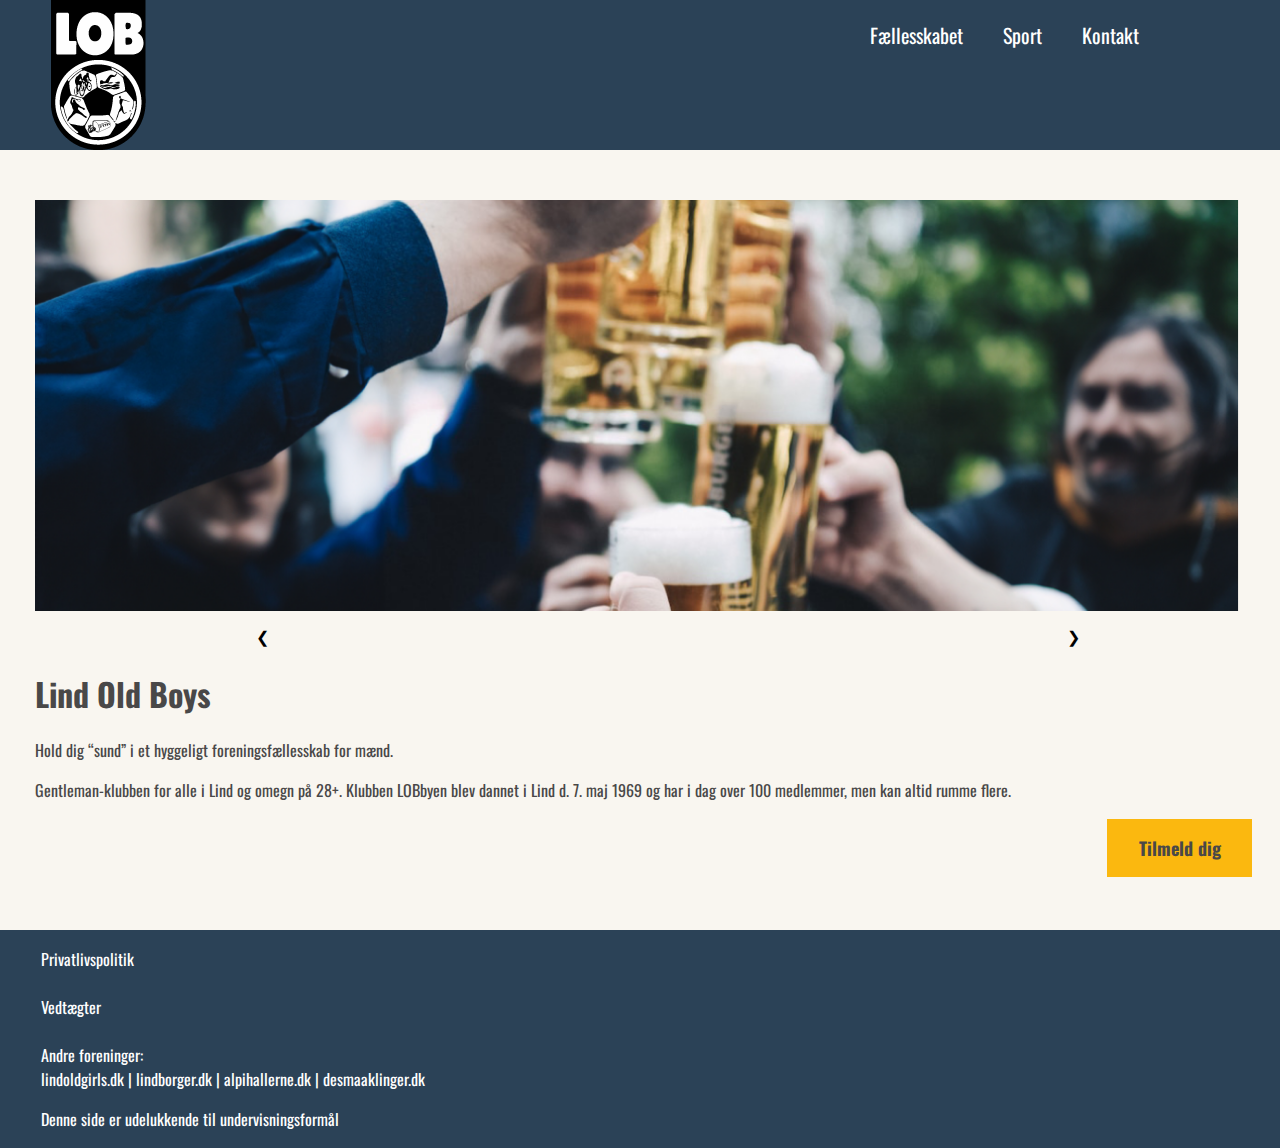
<file: eksamen programering/index.html>
<!DOCTYPE html>
<html lang="da">

<head>
    <!--W3 scool : Så symboler og alle sprog på nettet kan blive læst  ??????????-->
    <meta charset="UTF-8">
    <!-- Responsive Web Design, Tilpasser sig til alle skærmstørrelser-->
    <meta name="viewport" content="width=device-width, initial-scale=1.0">
    <!--Titel Fremvises i browserens fanevindue( LOB..) -->
    <title>LOB</title>
    <!--Link til css style sheet-->
    <link rel="stylesheet" href="style.css">
     <!--Link til Hamburger menuen - https://www.w3schools.com/howto/howto_js_topnav_responsive.asp-->
    <link rel="stylesheet" href="https://cdnjs.cloudflare.com/ajax/libs/font-awesome/4.7.0/css/font-awesome.min.css">
    <!--No index så den ikke publicere sig og google ikke kan finde den, men den skal findes gennem direkt Link-->
    <meta name="robots" content="noindex"> 
    <!-- dette er vores tekst font-->
    <link href="https://fonts.googleapis.com/css2?family=Oswald:wght@200;400&display=swap" rel="stylesheet" type="test/css">
    <meta name="viewport" content="width=device-width, initial-scale=1">
    </head>
<body>
   <!-- Div class navigation og id=mynavigation er vores navigation bar, hvor div navigation omfatter hele containeren af information,
    og mynavigation er det som connecter til vores javascript. https://www.w3schools.com/howto/howto_js_topnav_responsive.asp -->
    <div class="navigation" id="myNavigation">
            <!--Div class logo er LOB logo'et, som er inkluderet i vores navigationbar, som vi har lagt ovenpå vores navigationbarcontainer med noget CSS styling bl.a. z-index.
      Vi har derudover gjort logo'et interaktivt, således brugeren kan bevæge sig tilbage gennem alle siderne ved at trykke på logo'et. Slutteligt er der taget hensyn til accessibility-->
      <div class="logo">
        <a href="index.html"><img src="images/logo.png" alt="logo for Lind old boys"></a>
      </div> 
        <a href="fællesskabet.html">Fællesskabet</a>
        <a href="Sport.html">Sport</a>
        <a href="kontakt.html">Kontakt</a>
        <!--Javascript er til for at få vores navigationsbar til at udvide sig og lukke sig, når brugeren befinder sig på en skærmstørrelse
          på max 700 px eller derunder. Og  fa fa-bars er vores hamburgermenu, som useren kan se og klikke på, når skærmstørrelsen er på max 700 px eller derunder.-->
        <a href="javascript:void(0);" class="icon" onclick="myFunction()"></a>
        <i class="fa fa-bars"></i>
  </div>
  
<!-- Denne knap er lavet ved hjælp af W3 schools (link i slutningen af linjen). Knappen bliver brugt som vores tilmeldingsknap til Lind Old Boys. 
  Den har en class, fordi den er blevet stylet. Onclick=openform er det javascript, som er blevet brugt til at få formen til at åbne sig, når brugeren klikker på knappen.
  https://www.w3schools.com/howto/howto_js_popup_form.asp-->
<button class="open-button" onclick="openForm()">Tilmeld dig</button>

<!-- Denne class=form-popup og id=myform er tilknyttet til knappen foroven. Dette er hvad der fremvises for brugeren, når han har klikket på knappen foroven. 
  Der vil her poppe en container frem, som beskriver hvordan brugeren kan indsætte sine personlige oplysninger for at tilmelde sig, 
  her med navn, email og telefonnummer. https://www.w3schools.com/howto/howto_js_popup_form.asp-->
<div class="form-popup" id="myForm">
  <!--action_page.php - der er ikke tilknyttet nogen php fil, så det vil sige, at pt. vil den data, der bliver indført i formen, ikke vil blive sendt nogle steder. 
  Derfor er vores form ikke fuldt interaktivt, da vi ikke har. https://www.w3schools.com/php/php_forms.asp-->
  <form action="/action_page.php" class="form-container">
    <label for="name"><b>Fulde Navn</b></label>
    <input type="text" id="name" placeholder="Fulde Navn" name="name" required>
    <label for="email"><b>Email</b></label>
    <input type="text" id="email" placeholder="Email adresse" name="email" required>
    <label for="Tlfnumber"><b>Tlf. nr.</b></label>
    <input type="text" id="Tlfnumber" placeholder="Tlf. nr." name="tlf. nr" required>
    <!--Fordi LOB tilbyder forskellige aktiviteter, som mulige foreningsmedlemmer kan tilmelde sig til, er der blevet tiføjet en dropdown menu,
    hvor brugeren kan vælge hvilken aktivitet han ønsker, at deltage i. https://www.w3schools.com/tags/att_value.asp-->
    <label for="valgmulighed">Aktiviteter</label>
    <select id="valgmulighed" name="valgmulighed">
      <option value="fodbold 28+">Fodbold 28+</option>
      <option value="fodbold 40+">Fodbold 40+</option>
      <option value="badminton">Badminton</option>
      <option value="volley">Volleyball</option>
      <option value="motion">Motion</option>
      <option value="gaa">Løb/Gå</option>
      <option value="hyggerne">Hyggerne (LOBbyen)</option>
    </select>

   <!-- De to knapper er tilknyttet til selve tilmeldingsformularen, således brugeren kan vælge at lukke formularen, hvis brugeren ikke ønsker at fortsætte 
    med at tilmelde sig ellers er det knappen Tilmeld mig, således brugeren kan vælge at indsende sin oplysninger og ønske om tilmelding.
    Onclick=closeform er  javascript, som er blevet brugt til at få formularen til at lukke sig, når brugeren klikker på knappen.
  https://www.w3schools.com/howto/howto_js_popup_form.asp-->
    <button type="submit" class="btn">Tilmeld mig</button>
    <button type="button" class="btn cancel" onclick="closeForm()">Luk</button>
  </form>
</div>


    <!--Vores Image Gallery er blevet bygget ved hjælp af W3 schools slideshows Indicators https://www.w3schools.com/w3css/w3css_slideshow.asp
    Vi en class w3-content w3-display-container, som er den container som omfanger det hele, og som er blevet stylet noget margin-top i vores CSS.
  Derudover har vi vores class mySlides, som ligeledes er blevet stylet i CSS. Der er adskillige slides, fordi vi har et billedegallery, 
  som skal vise flere billeder end ét. Her har vi i vores HTML også lavet noget style i form af at angive bredden og højden på vores valgte billeder.-->
      <div class="w3-content w3-display-container"  style="width: 97%; height:50%">
        <img class="mySlides" src="images/beer.png" alt="Mænd der skåler med øl" style="width:97%; height:50%">
        <img class="mySlides" src="images/fodbold.png" alt="En fodboldstøvle ovenpå en fodbold" style="width:97%; height:50%">
        <img class="mySlides" src="images/pool.png" alt="Et poolbord og kuglerne" style="width:97%; height:50%">
        <img class="mySlides" src="images/volley.png" alt="Mænd der spiller volleyball udenfor" style="width:97%; height:50%">
        <img class="mySlides" src="images/bar.png" alt="En Tuborg og et glas placeret på et bord" style="width:97%; height:50%">
      </div>

      <div class="w3-center w3-container w3-section w3-large w3-text-white w3-display-bottommiddle" style="width:100%">
        <!--Her har vi vores to pile, som er fremvist på forsiden under billedegalleriet. Der er her også blevet brugt javascript til at angive
        hvordan billedet skal flytte sig og fremvise det næste billede angivet i rækken foroven (mySlides). Disse pile er ligeledes blevet stylet
        med CSS, og har fået en bestemt position på forsiden. https://www.w3schools.com/w3css/w3css_slideshow.asp -->
        <span class="w3-left w3-hover-text-khaki" onclick="plusDivs(-1)">&#10094; </span>
        <span class="w3-right w3-hover-text-khaki" onclick="plusDivs(1)">&#10095; </span> 
      </div>
      <!--Her er vores tekst på forsiden. Vi har to classes brugt her. Den første move-front er en div, som bliver brugt som en container, som vi har stylet i CSS style. 
      I dette tilfælde er den brugt, således at den flytter alt det indhold, som er under denne div ind på forsiden med noget margin. 
      Derudover har vi også lavet en class tekst, som bliver brugt i dette tilfælde med tagget p.-->
      <div class="move-front">
        <h1>Lind Old Boys</h1>
        <p class="tekst">Hold dig “sund” i et hyggeligt foreningsfællesskab for mænd.</p>
        <p class="tekst">Gentleman-klubben for alle i Lind og omegn på 28+. Klubben LOBbyen blev dannet i Lind d. 7. maj 1969 og har i dag over 100 medlemmer, men kan altid rumme flere.</p>
      </div>
      <!--Her har vi en div, som omkapsler vores to CTA'er. Div frontbuttons er blevet stylet i vores CSS style, og ligeledes er vores button classes også. 
      Derudover har vi gjort dem "interaktive", således brugeren lander på en ny side, når han klikker på CTA'erne.https://www.w3schools.com/tags/tag_button.asp-->
      <div class="frontbuttons">
      <button class="bluebutton1" type="button"><a href="fællesskabet.html">Fællesskabet</a></button>
      <button class="bluebutton2" type="button"><a href="Sport.html">Sport</a></button></div>
    


<!--Her vores footer, som er blevet stylet i CSS style, som indeholder en uordered liste format og li, som er blevet stylet i vores CSS style. 
Vi har valgt derudover også links til andre sider af hjemmesiden LOB, som deres privatlivspolitik og LOB's (regler og vilkår) vedtægter. 
Ligeledes har vi også deres links til andre foreninger fremvist i vores footer, og disse er selvfølgelig også linket, 
så det er muligt for brugeren at besøge disse andre foreninger mm. De er blevet lavet, således at brugeren åbner et nyt fanevindue, så brugeren ikke bevæger sig væk fra LOBs hjemmeside.https://www.w3schools.com/html/html_links.asp-->
<footer>
<ul>
    <li><a href="privat.html">Privatlivspolitik</a></li><br> 
    <li><a href="vedtægter.html">Vedtægter</a></li><br>
    <li>Andre foreninger:</li>
    <li><a href="https://www.lindoldgirls.dk/" target="_blank">lindoldgirls.dk</a> | <a href="http://www.lindborger.dk/" target="_blank">lindborger.dk</a> | <a href="https://alpihallerne.dk/" target="_blank"> alpihallerne.dk</a> | <a href="https://desmaaklinger.dk/" target="_blank">desmaaklinger.dk</a></li>
</ul>
<p class="info">Denne side er udelukkende til undervisningsformål</p>
</footer>

<!--NAVIGATIONSBAR: Her er der blevet gjort brug javascript til vores navigationbar hamburgermenu, således at den fungerer med at udvide sig og lukke sig, når brugeren interager med hamburgeren.
  Den korresponderer med CSS stylen, og den media query, der er blevet pålagt. Så når navigation modtager navigation og responsive, 
  skal navigationen fremvise en hamburgermenu og give brugeren mulighed for at åbne og lukke, og hvis den ikke modtager disse requests, så skal den bare fremvise navigationen med fulde links osv. 
https://www.w3schools.com/howto/howto_js_topnav_responsive.asp  -->
<script>
    function myFunction() {
      var x = document.getElementById("myNavigation");
      if (x.className === "navigation") {
        x.className += " responsive";
      } else {
        x.className = "navigation";
      }
    }
      /*TILMELDINGSFORMULAREN: For at kunne få tilmeldingsformularen til at respondere med at åbne og lukke sig, så har vi været nødsaget til at bruge javascript, 
      som er hentet her https://www.w3schools.com/howto/howto_js_popup_form.asp
      Så når der bliver modtaget et request på, at formen skal åbne sig, så åbner den sig, og hvis brugeren klikker på luk, 
      så kommer der et nyt request og formen bliver lukket.*/
      function openForm() {
        document.getElementById("myForm").style.display = "block";
      }
      
      function closeForm() {
        document.getElementById("myForm").style.display = "none";
      }
 
      /*SLIDING GALLERY: For at kunne få billedegalleriet til at virke ved at brugeren skulle kunne klikke på de forskellige billeder, så er der igen nødsaget til at blive brugt javascript.
      https://www.w3schools.com/w3css/w3css_slideshow.asp - Sliding indicators er blevet valgt. Ved hjælp af javascript kan brugeren klikke på pilen fremvist, 
      og modtage et nyt billede.*/
      var slideIndex = 1;
      showDivs(slideIndex);
      
      function plusDivs(n) {
        showDivs(slideIndex += n);
      }
      
      function currentDiv(n) {
        showDivs(slideIndex = n);
      }
      
      function showDivs(n) {
        var i;
        var x = document.getElementsByClassName("mySlides");
        var dots = document.getElementsByClassName("demo");
        if (n > x.length) {slideIndex = 1}
        if (n < 1) {slideIndex = x.length}
        for (i = 0; i < x.length; i++) {
          x[i].style.display = "none";  
        }
        for (i = 0; i < dots.length; i++) {
          dots[i].className = dots[i].className.replace(" w3-white", "");
        }
        x[slideIndex-1].style.display = "block";  
        dots[slideIndex-1].className += " w3-white";
      }
      </script>
  
</body>
</html>
</file>
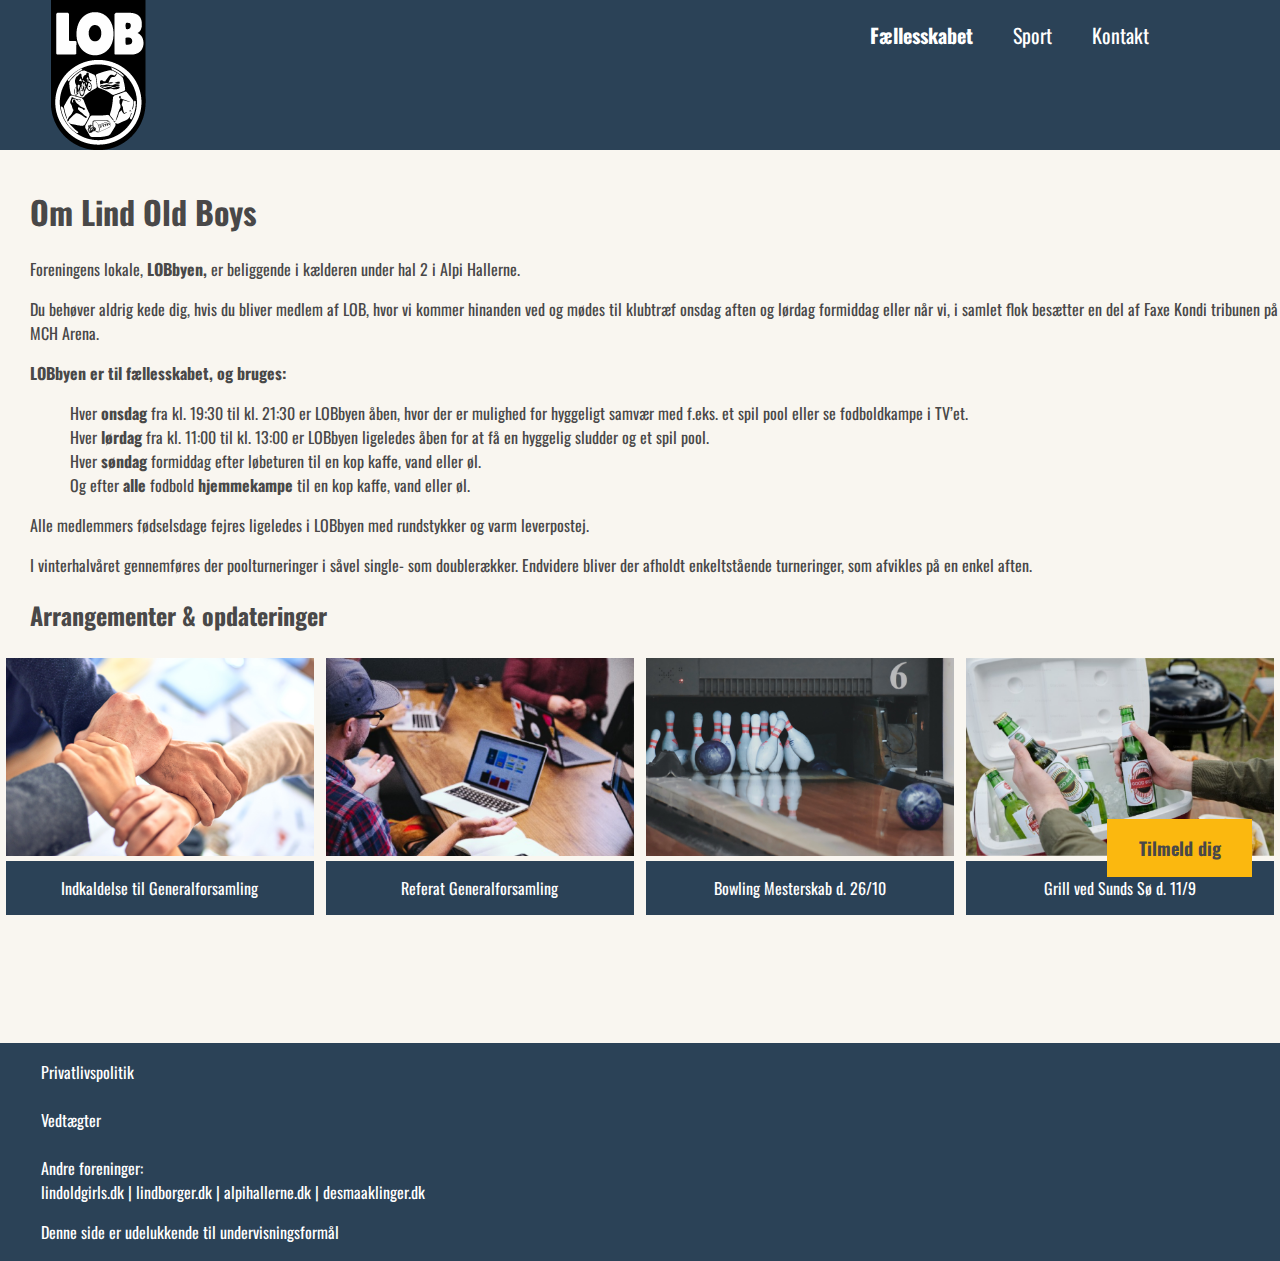
<file: eksamen programering/fællesskabet.html>
<!DOCTYPE html>
<html lang="da">

<head>
  <!--W3 scool : Så symboler og alle sprog på nettet kan blive læst  ??????????-->
  <meta charset="UTF-8">
  <!-- Responsive Web Design, Tilpasser sig til alle skærmstørrelser-->
  <meta name="viewport" content="width=device-width, initial-scale=1.0">
  <!--Titel Fremvises i browserens fanevindue( LOB..) -->
  <title>LOB</title>
  <!--Link til css style sheet-->
  <link rel="stylesheet" href="style.css">
  <!--Link til Hamburger menuen - https://www.w3schools.com/howto/howto_js_topnav_responsive.asp-->
  <link rel="stylesheet" href="https://cdnjs.cloudflare.com/ajax/libs/font-awesome/4.7.0/css/font-awesome.min.css">
  <!--No index så den ikke publicere sig og google ikke kan finde den, men den skal findes gennem direkt Link-->
  <!-- dette er vores tekst font-->
 <link href="https://fonts.googleapis.com/css2?family=Oswald:wght@200;400&display=swap" rel="stylesheet" type="test/css">
  <meta name="robots" content="noindex">
  <meta name="viewport" content="width=device-width, initial-scale=1">

</head>
<body>
    <!-- Div class navigation og id=mynavigation er vores navigation bar, hvor div navigation omfatter hele containeren af information,
     og mynavigation er det som connecter til vores javascript. https://www.w3schools.com/howto/howto_js_topnav_responsive.asp -->
     <div class="navigation" id="myNavigation">
       <!--Div class logo er LOB logo'et, som er inkluderet i vores navigationbar, som vi har lagt ovenpå vores navigationbarcontainer med noget CSS styling bl.a. z-index.
       Vi har derudover gjort logo'et interaktivt, således brugeren kan bevæge sig tilbage gennem alle siderne ved at trykke på logo'et. Slutteligt er der taget hensyn til accessibility-->
         <div class="logo">
         <a href="index.html"><img src="images/logo.png" alt="logo for Lind old boys"></a>
       </div> 
       <a href="fællesskabet.html"><strong>Fællesskabet</strong></a>
         <a href="Sport.html">Sport</a>
         <a href="kontakt.html">Kontakt</a>
         <!--Javascript er til for at få vores navigationsbar til at udvide sig og lukke sig, når brugeren befinder sig på en skærmstørrelse
           på max 700 px eller derunder. Og  fa fa-bars er vores hamburgermenu, som useren kan se og klikke på, når skærmstørrelsen er på max 700 px eller derunder.-->
         <a href="javascript:void(0);" class="icon" onclick="myFunction()"></a>
         <i class="fa fa-bars"></i>
   </div>
   
 <!-- Denne knap er lavet ved hjælp af W3 schools (link i slutningen af linjen). Knappen bliver brugt som vores tilmeldingsknap til Lind Old Boys. 
   Den har en class, fordi den er blevet stylet. Onclick=openform er det javascript, som er blevet brugt til at få formen til at åbne sig, når brugeren klikker på knappen.
   https://www.w3schools.com/howto/howto_js_popup_form.asp-->
 <button class="open-button" onclick="openForm()">Tilmeld dig</button>
 
 <!-- Denne class=form-popup og id=myform er tilknyttet til knappen foroven. Dette er hvad der fremvises for brugeren, når han har klikket på knappen foroven. 
   Der vil her poppe en container frem, som beskriver hvordan brugeren kan indsætte sine personlige oplysninger for at tilmelde sig, 
   her med navn, email og telefonnummer. https://www.w3schools.com/howto/howto_js_popup_form.asp-->
 <div class="form-popup" id="myForm">
   <!--action_page.php - der er ikke tilknyttet nogen php fil, så det vil sige, at pt. vil den data, der bliver indført i formen, ikke vil blive sendt nogle steder. 
   Derfor er vores form ikke fuldt interaktivt, da vi ikke har. https://www.w3schools.com/php/php_forms.asp-->
   <form action="/action_page.php" class="form-container">
    <label for="name"><b>Fulde Navn</b></label>
    <input type="text" id="name" placeholder="Fulde Navn" name="name" required>
    <label for="email"><b>Email</b></label>
    <input type="text" id="email" placeholder="Email adresse" name="email" required>
    <label for="Tlfnumber"><b>Tlf. nr.</b></label>
    <input type="text" id="Tlfnumber" placeholder="Tlf. nr." name="tlf. nr" required>
    <!--Fordi LOB tilbyder forskellige aktiviteter, som mulige foreningsmedlemmer kan tilmelde sig til, er der blevet tiføjet en dropdown menu,
    hvor brugeren kan vælge hvilken aktivitet han ønsker, at deltage i. https://www.w3schools.com/tags/att_value.asp-->
    <label for="valgmulighed">Aktiviteter</label>
    <select id="valgmulighed" name="valgmulighed">
      <option value="fodbold 28+">Fodbold 28+</option>
      <option value="fodbold 40+">Fodbold 40+</option>
      <option value="badminton">Badminton</option>
      <option value="volley">Volleyball</option>
      <option value="motion">Motion</option>
      <option value="gaa">Løb/Gå</option>
      <option value="hyggerne">Hyggerne (LOBbyen)</option>
    </select>
    <!--<p>Hvis man kun ønsker tilmelding til LOBbyen, så vælg 'Hyggerne'. Medlemskab til LOBbyen er inkluderet ved tilvalg af en sportsaktivitet. </p>-->
 
    <!-- De to knapper er tilknyttet til selve tilmeldingsformularen, således brugeren kan vælge at lukke formularen, hvis brugeren ikke ønsker at fortsætte 
     med at tilmelde sig ellers er det knappen Tilmeld mig, således brugeren kan vælge at indsende sin oplysninger og ønske om tilmelding.
     Onclick=closeform er  javascript, som er blevet brugt til at få formularen til at lukke sig, når brugeren klikker på knappen.
   https://www.w3schools.com/howto/howto_js_popup_form.asp-->
     <button type="submit" class="btn">Tilmeld mig</button>
     <button type="button" class="btn cancel" onclick="closeForm()">Luk</button>
   </form>
 </div>


<!-- Her har vi en div med en class rundt om vores content på fællesskabssiden. Under styles er denne blevet stylet. Derudover er der en class til at style P tags. -->
<div class="soctitel">
 <h1>Om Lind Old Boys</h1>
 <div class="tekst">
  <p>Foreningens lokale, <strong>LOBbyen,</strong> er beliggende i kælderen under hal 2 i Alpi Hallerne.
  </p>
  <p>Du behøver aldrig kede dig, hvis du bliver medlem af LOB, hvor vi kommer hinanden ved og mødes til
      klubtræf onsdag aften og lørdag formiddag eller når vi, i samlet flok besætter en del af Faxe Kondi tribunen på
      MCH Arena.</p>
<p><strong>LOBbyen er til fællesskabet, og bruges:</strong></p>
    <ul>
      <li>Hver <strong>onsdag</strong> fra kl. 19:30 til kl. 21:30 er LOBbyen åben, hvor der er mulighed
        for hyggeligt samvær med f.eks. et spil pool eller se fodboldkampe i TV’et.</li>
      <li>Hver <strong>lørdag</strong> fra kl. 11:00 til kl. 13:00 er LOBbyen ligeledes åben for at få en
        hyggelig sludder og et spil pool.</li>
      <li>Hver <strong>søndag</strong> formiddag efter løbeturen til en kop kaffe, vand eller øl.</li>
      <li>Og efter <strong>alle</strong> fodbold <strong>hjemmekampe</strong> til en kop kaffe, vand eller
        øl.</li>
    </ul>
  <p>Alle medlemmers fødselsdage fejres ligeledes i LOBbyen med rundstykker og varm leverpostej.</p>
  <p>I vinterhalvåret gennemføres der poolturneringer i såvel single- som doublerækker. Endvidere bliver der afholdt enkeltstående turneringer, som afvikles på en enkel aften.</p>
  </div>
<h2>Arrangementer & opdateringer</h2>
</div>
  <!--For at lave vores responsive arrangementer og nyheder har vi gjort brug af den følgende skabalon fra W3schools Image Gallery.https://www.w3schools.com/howto/howto_css_image_gallery.asp
  Billederne fungerer som vores små "nyheds" eller "arrangementposters", og vi har responsive class til at stå for alt det responsive under CSS styles og gallery til at fungere som størrelsesforholdene på billederne.
  Derudover har vi gjort brug af modals fra W3school til at agere som vores informationscontentboks. https://www.w3schools.com/howto/howto_css_modals.asp
 Vi har button, som fungerer som vores title/header, og når brugeren klikker på denne, så vil han blive ledt til en boks af information. 
 Disse modaler gør brug af javascript. ID'erne myModal1, ModalG2, ModalBo3 og Modalgri4 er connected til javascripten i bunden, f.eks. åbner den og lukker den.-->
  <div class="responsive">
    <div class="gallery">
        <img src="images/generalforsamling.png" alt="Fire hænder der danner en firkant" width="600" height="400">
      <button class="desc" id="myBtn">Indkaldelse til Generalforsamling</button>
      <div id="myModal1" class="modal">

        <!-- Modal content. Det indhold som er placeret inde i overlayen (modal boksen). Class er stylet i CSS, og indeholder alt det content som ses inde i informationsboksene. https://www.w3schools.com/howto/howto_css_modals.asp
        Derudover er der også classes, som tekst og referatliste, som indeholder bestemte CSS styles til vores content. -->
        <div class="modal-content">
          <span class="close" onclick="closeModal('myModal1')">&times;</span>
            <h2>Indkaldelse til Generalforsamling.</h2>
            <h3>Søndag, den 30. april 2023 kl. 12.15 i LOBbyen</h3>
            <div class="tekst">
            <p>Dagsorden i h.t vedtægternes § 9:</p>
            <ol>
              <li>Valg af dirigent</li>
              <li>Beretning</li>
              <li>Indkomne forslag</li>
              <li>Fastsættelse af kontingent</li>
              <li>Valg af bestyrelsesmedlemmer, suppleanter og revisorer</li>
              <li>Eventuelt</li>
            </ol>
            <p>Forslag, der ønskes behandlet, skal være fremsendt til formanden, Allan Thomsen, senest 8 dage
              før generalforsamlingen.</p>
            <p><strong>På valg til bestyrelsen</strong></p>
            <ul class="referatliste">
              <li>Niel Arne Markussen - modtager genvalg.</li>
              <li>Henry Gade - modtager genvalg.</li>
              <li>Allan Thomsen - modtager genvalg.</li>
              <li>Men, modkandidater til bestyrelsen er mere end velkomne.</li>
            </ul>
            <p><strong>på valg som revisor</strong></p>
            <ul class="referatliste">
            <li>Søren Ravnsgaard </li>
          </ul>
          <p><strong>Tilmelding pr. SMS til spisning senest lørdag, den 19. april 2023</strong> til Karl-Jørgen Nielsen, mobil nr. 23 35 35 53, eller på seddel i LOBbyen.</p>
          <p>Tilmelding til selve generalforsamlingen er ikke nødvendigt</p>
          <p><strong>Dagens udfordringer</strong></p>
          <ul class="referatliste">
            <li>Kl. 09:45 - Vi mødes i LOBbyen i kælderen under hal 2, hvor foreningen er vært ved en ”lille ting”, så vi kan ønske hinanden en rigtig god dag</li>
            <li>Kl. 10:00 - Valgfri kondiløb eller cykelløb til Skærbæk Sø - P-plads, hvor der igen i år serveres lune deller og bestyrelsen vil sørge for en god jægerte og andre forfriskninger, så vi ikke vender ”udtørrede” hjem til LOBbyen.</li>
            <li><strong>Kl. 12:15 - Generalforsamling i LOBbyen</strong></li>
            <li>Kl. 14:00 - Vi spiser en god herremiddag og selvfølgelig serveres der kaffe/kage/cognac. Efter spisningen er der masser af hyggeligt samvær med rafling, kortspil og vittigheder. Ja, der er selvfølgelig også en poolturnering, hvor årets poolmestre bliver kåret.</li>
            <li>Kl. 19:00 - Seneste tidspunkt for afslutning på en hyggelig dag</li>
          </ul>
          <p>Mød nu op til en hyggedag, og vær med til at også du sætter dit præg på foreningen.</p>
        </div>
      </div>
    </div>
  </div>
</div>
  <!--For at lave vores responsive arrangementer og nyheder har vi gjort brug af den følgende skabalon fra W3schools Image Gallery.https://www.w3schools.com/howto/howto_css_image_gallery.asp
  Billederne fungerer som vores små "nyheds" eller "arrangementposters", og vi har responsive class til at stå for alt det responsive under CSS styles og gallery til at fungere som størrelsesforholdene på billederne.
  Derudover har vi gjort brug af modals fra W3school til at agere som vores informationscontentboks. https://www.w3schools.com/howto/howto_css_modals.asp
 Vi har button, som fungerer som vores title/header, og når brugeren klikker på denne, så vil han blive ledt til en boks af information. 
 Disse modaler gør brug af javascript. ID'erne myModal1, ModalG2, ModalBo3 og Modalgri4 er connected til javascripten i bunden, f.eks. åbner den og lukker den.-->
  <div class="responsive">
    <div class="gallery">
        <img src="images/men.png" alt="Mænd siddende ved en computer" width="600" height="400">
      <button class="desc" id="BtnG">Referat Generalforsamling</button>
      <div id="ModalG2" class="modalG">

        <!-- Modal content. Det indhold som er placeret inde i overlayen (modal boksen). Class er stylet i CSS, og indeholder alt det content som ses inde i informationsboksene. https://www.w3schools.com/howto/howto_css_modals.asp
        Derudover er der også classes, som tekst og referatliste, som indeholder bestemte CSS styles til vores content. -->
        <div class="referat-content">
          <span class="close" onclick="closeModal('ModalG2')">&times;</span>
          <h2>Generalforsamling, søndag den 30. april 2023 kl. 12.15 i LOBbyen.</h2>
          <div class="tekst">
          <p><strong>Dagsorden:</strong></p>
          <ol>
            <li>Valg af dirigent.</li>
            <li>Aflæggelse af beretning.</li>
            <li>Forelæggelse af det reviderede regnskab.</li>
            <li>Behandling af forslag.</li>
            <li>Fastsættelse af kontingent.</li>
          </ol>
          <p><strong>På valg til bestyrelsen</strong></p>
          <p><strong> A. Bestyrelsesmedlemmer.</strong></p>
          <ul class="referatliste">
            <li>Niel Arne Markussen - modtager genvalg.</li>
            <li>Henry Gade - modtager genvalg.</li>
            <li>Allan Thomsen - modtager genvalg.</li>
            <li>Men, modkandidater til bestyrelsen er mere end velkomne.</li>
          </ul>
          <p><strong>B. Suppleanter.</strong></p>
          <p><strong>C. Revisorer.</strong></p>
          <p><strong>D. Revisorsuppleant.</strong></p>
          <p><strong>7. Eventuelt.</strong></p>
          <p class="fontklub"> 1, valg af dirigent:</p>
          <p>Efter <u>formand Allan Thomsens</u> velkomst til foreningens 54. ordinære generalforsamling, hvor der
            deltog ca. 20 medlemmer, foreslog han på bestyrelsens vegne Jens Devantier som dirigent. Der var ikke andre
            forslag, hvorefter Jens var valgt.</p>
          <p>Jens takkede for valget og konstaterede, at generalforsamlingen var lovlig indvarslet med 14 dages varsel, jfr. Vedtægternes § 7.</p>
          <p class="fontklub">Ad 2, aflæggelse af beretning:</p>
          <p><u>Allan Thomsen</u>aflagde beretning for det seneste år og sagde bla.: Stor tak til alle jer som har valgt
            at støtte op omkring generalforsamlingen i LOB og være med til at styrke det fællesskab som der er i
            klubben. Det er i år den 54. generalforsamling i LOB og vi kan kigge tilbage på et 2022 med normale
            tilstande uden Corona nedlukninger.</p>
          <p>Sidste år var vi 17 mand til GF, hvilket er det laveste jeg har været med til som formand. Derfor er det
            rart at se så mange har bakket op om GF i år. Specielt også de ”unge” i klubben som har valgt at komme i år.
          </p>
          <p>Traditionen tro vil jeg gerne give et tilbageblik på året der er gået siden sidste generalforsamling – og
            dette indebærer selvsagt også et indblik over årets gang i de enkelte afdelinger i LOB.</p>

          <p><strong>Fodbold</strong></p>
          <p>I udendørsturneringen har vi haft 2 hold med i 2022 - 30+ og 40+. 30+ som et normalt 11 mands hold mens 40+
            stillede op som 9/11 pga. dalende medlemmer i aldersgruppen.</p>
          <p>Resultaterne har været meget tilfredsstillende sidse år. Vores 30+ hold endte i slutspillet med de bedste
            hold. Det rakte dog ikke til nogen oprykning men det tror jeg de fleste var glade for.</p>
          <p>40+ rækken startede flot ud i foråret men endte alligevel sidst i puljen.</p>
          <p>Totalt er der ca. 45 fodboldspillere og i år håber vi at mange af kampene i 40+ rækken kan afvikles som
            normale 11 mands kampe.</p>

          <p><strong>Badminton</strong></p>
          <p>Der spilles fortsat hver uge på Højgårdsskolen hvor de nyder hinandens selskab. 4 spillere har desuden en
            bane i ALPI HALLERNE hver mandag.</p>
          <p>Badminton består af ca. 13 spillere</p>

          <p><strong>Volleyball</strong></p>
          <p>Volleyball har desværre været meget udfordret på antal spillere. Mange kampaftener har desværre måtte
            aflyses pga. for få spillere, selvom Finn Reimer har gjort et fantastisk arbejde med at skaffe spillere og
            holde liv i de hyggelige volleyaftener hver onsdag.</p>
          <p>Selvom vi desværre har fået udmeldinger fra flere volleyballspillere, inkl. Finn selv, så vil vi kæmpe for
            at få spilletid i ALPIHALLERNE når sæsonen starter op igen i september.</p>
          <p>Jørgen Eybye har forsøgt at hverve spillere på Facebook og forhåbentlig resulterer det i nye spillere til
            den kommende sæson.</p>

          <p><strong>Gå & Løb</strong></p>
          <p>Der er stadig 3 løbere tilbage som mødes hver søndag, og nyder hinandens selskab.Der gås/løbes ca. 8 km.
          </p>

          <p><strong>Hyggerne</strong></p>
          <p>Hyggerne kommer også trofast til klubaftener hver onsdag aften og lørdag middag, hvor der som oftest
            spilles pool om en omgang øl. Selvom flere af dem ikke er aktive idrætsudøvere så betyder de en stor del for
            det liv der er til klubaftener hver onsdag samt hygge lørdag middag.</p>

          <p class="fontklub"> Aktiviteter i 2022</p>
          <p>I løbet af 2022 har bestyrelsen i LOB også forsøgt at skabe nogle aktiviteter på benene.</p>

          <p>Oktoberfesten blev ikke afholdt i 2022 grundet det lave fremmøde i 2021, hvor det blev gennemført med kun
            13 tilmeldinger. I bestyrelsen valgte vi derfor at ændre festen til en forårsfest i håb om at flere
            medlemmer ville bakke op om arrangementet på denne tid af åres. Desværre er der ikke kommet så mange
            tilmeldinger.</p>
          <p>Sidste år på GF foreslog Søren Ravnsborg en tur til Søby Brunkulslejre.
            Søren var selv en stor primus motor til at turen blev afviklet. Turen blev gennemført i bus med guide.
            Selvom opbakningen ikke var så stor, så havde Søren lagt et kæmpe arbejde i at skabe et godt arrangementet.
            Tak for det Søren.</p>
          <p>Det årlige bowlingarrangement blev desværre ikke afholdt i 2022. Det var oprindelig planlagt en tirsdag
            aften i september måned. Men det var ikke muligt at få baner pga. firmabowling som lå samme dag.
            Arrangementet havde ellers stor opbakning i 2021 hvor vi bookede 4 baner til arrangementet.</p>

          <p>Vores medlemstal i klubben ligger stadig på omkring 100 medlemmer. Selvom ca. 15 medlemmer har valgt at
            stoppe i LOB af den ene eller anden grund, så er der kommet lige så mange nye medlemmer til. Det er primært
            fodboldspillere som har fået flere spillere.</p>

          <p>Til sidst vil jeg gerne sige tak til alle dem som kommer troligt til klubaftener for at skabe liv i
            klubben, sørger for øl i LOBbyen og generelt bare er med til at skabe en god stemning i vores fælles
            klublokale.</p>
          <p>Tak skal der også lyde til de øvrige bestyrelsesmedlemmer og suppleanter som bidrager positivt til at vores
            mange klubaktiviteter bliver arrangeret og afholdt.</p>

          <p class="fontklub">3, Regnskab</p>
          <p><u>Kasserer Henry Gade</u> fremlagde følgende regnskab.</p>
          <p>Regnskabet vedlagt som selvstændig fil.</p>

          <p class="fontklub">Pkt. 4, Indkomne forslag</p>
          <p><u>Formanden</u> fortsatte herefter punktet indkomne forslag. I følge LOB´s vedtægter § 13 skal der føres
            protokol (referat) over vedtagne beslutninger, og protokollerne skal underskrives af bestyrelsen – senest
            ved næste møde.</p>
          <p>Bestyrelsen foreslår, at underskrift erstattes af godkendes.</p>
          <p>Forslaget blev enstemmigt vedtaget af generalforsamlingen, og er indført i vedtægterne.</p>

          <p class="fontklub">Ad 5, fastsættelse af kontingent</p>
          <p><u>Formanden, Allan Thomsen</u> oplyste, at en forhøjelse på 50,- (gældende fra 2024) blev vedtaget på
            sidste generalforsamling, hvorfor bestyrelsen denne gang foreslog uændret kontingent.</p>
          <p>Der var ikke andre forslag, og forslaget blev enstemmigt vedtaget.</p>
          <p class="fontklub">Ad 6, valg af bestyrelsesmedlemmer og suppleanter</p>
          <!--https://www.w3schools.com/html/html_lists_ordered.asp List type with A, B, C -->
          <ol type="A">
            <li>På valg til bestyrelsen var Niels Arne Markussen, Henry Gade og Allan Thomsen, alle var villige til
              genvalg, og alle blev genvalgt uden modkandidater.</li>
            <li>Som suppleanter genvalgtes Karl-Jørgen Nielsen og Christian Moesgaard uden modkandidater.</li>
            <li>Niels Møller Grout og Søren Raunsgaard genvalgtes uden modkandidater som revisorer.</li>
            <li>Som revisorsuppleant valgtes John Henriksen.</li>
          </ol>
          <p class="fontklub">Ad 7, Eventuelt</p>
          <p>Blandt generalforsamlingsdeltagerne foretog bestyrelsen udtrækning af 5 medlemmer (Karl-Jørgen Nielsen,
            Henry Gade, Johan Juul, Teilman og Søren Raunsgaard), der hver modtog et ølkort til Lobbyen.</p>
          <p>Der var opfordring til at klubben fortsat sendte orientering om arrangementer ud med på mail. Der var
            forslag om en gentagelse af ”Søen rundt i Sunds”.</p>
          <p>Der var opfordring til at gennemføre en grillaften i sommer (hvilket formanden kunne meddele var planlagt).
            Der var endvidere en opfordring til at møde op til Jyllandsseriekampene i Lind.</p>
          <p>En enkelt mente, det kunne være praktisk, hvis man betalte kontingent for 2 år ad gangen.</p>
          <p>Formanden afsluttede herefter generalforsamlingen med tak til dirigenten og forsamlingen.</p>
          <p>For referat: Bent Jensen</p>
          <div class="signature">
            <img src="images/underskrift.jpg" alt="Underskrift udført af referatskriver Bent Jensen">
          </div>
</div>
        </div>
      </div>
    </div>
  </div>
  <!--For at lave vores responsive arrangementer og nyheder har vi gjort brug af den følgende skabalon fra W3schools Image Gallery.https://www.w3schools.com/howto/howto_css_image_gallery.asp
  Billederne fungerer som vores små "nyheds" eller "arrangementposters", og vi har responsive class til at stå for alt det responsive under CSS styles og gallery til at fungere som størrelsesforholdene på billederne.
  Derudover har vi gjort brug af modals fra W3school til at agere som vores informationscontentboks. https://www.w3schools.com/howto/howto_css_modals.asp
 Vi har button, som fungerer som vores title/header, og når brugeren klikker på denne, så vil han blive ledt til en boks af information. 
 Disse modaler gør brug af javascript. ID'erne myModal1, ModalG2, ModalBo3 og Modalgri4 er connected til javascripten i bunden, f.eks. åbner den og lukker den.-->
  <div class="responsive">
    <div class="gallery">
        <img src="images/bowling.png" alt="Bowling kegler" width="600" height="400">
      <button class="desc" id="BtnBo">Bowling Mesterskab d. 26/10</button>
      <div id="ModalBo3" class="modalbow">

        <!-- Modal content. Det indhold som er placeret inde i overlayen (modal boksen). Class er stylet i CSS, og indeholder alt det content som ses inde i informationsboksene. https://www.w3schools.com/howto/howto_css_modals.asp
        Derudover er der også classes, som tekst og referatliste, som indeholder bestemte CSS styles til vores content. -->
        <div class="bowling-content">
          <span class="close" onclick="closeModal('ModalBo3')">&times;</span>
          <h2>LOB inviterer til årets Bowling mesterskab 2023, torsdag 26. oktober</h2>
          <div class="tekst">
          <p>Mødetid i Herning Bowlinghal Kl. 17.45, Fyrrevej 6 – 7400 Herning</p>
          <p>Vi spiller fra kl. 18.00 – 19.00</p>
          <p>Pris per spiller kr. 75.00</p>
          <p>Tilmelding senest den 18. oktober. Tilmelding på liste i Lobbyen - eller SMS til Kalle – 23353553</p>
          <p>Præmie-overrækkelse efterfølgende i Lobbyen, hvor der ligeledes serveres 1 øl pr. deltager!</p>
          <p>Mød op til en god aften!</p>
        </div>
      </div>
    </div>
  </div>
</div>
  <!--For at lave vores responsive arrangementer og nyheder har vi gjort brug af den følgende skabalon fra W3schools Image Gallery.https://www.w3schools.com/howto/howto_css_image_gallery.asp
  Billederne fungerer som vores små "nyheds" eller "arrangementposters", og vi har responsive class til at stå for alt det responsive under CSS styles og gallery til at fungere som størrelsesforholdene på billederne.
  Derudover har vi gjort brug af modals fra W3school til at agere som vores informationscontentboks. https://www.w3schools.com/howto/howto_css_modals.asp
 Vi har button, som fungerer som vores title/header, og når brugeren klikker på denne, så vil han blive ledt til en boks af information. 
 Disse modaler gør brug af javascript. ID'erne myModal1, ModalG2, ModalBo3 og Modalgri4 er connected til javascripten i bunden, f.eks. åbner den og lukker den.-->
  <div class="responsive">
    <div class="gallery">
        <img src="images/sommeraften.png" alt="Flere øl og en grill" width="600" height="400">
      <button class="desc" id="BtnGr">Grill ved Sunds Sø d. 11/9</button>
      <div id="Modalgri4" class="modalgril">

        <!-- Modal content. Det indhold som er placeret inde i overlayen (modal boksen). Class er stylet i CSS, og indeholder alt det content som ses inde i informationsboksene. https://www.w3schools.com/howto/howto_css_modals.asp
        Derudover er der også classes, som tekst og referatliste, som indeholder bestemte CSS styles til vores content. -->
        <div class="grill-content">
          <span class="close" onclick="closeModal('Modalgri4')">&times;</span>
          <h2> Sommer-Grill ved Sunds Sø</h2>
          <div class="tekst">
          <p>Denne hyggeaften sammen med vores damer</p>
          <p>Mandag den 11. September 2023 kl. 17.00.</p>
          <p>Vi starter på nordsiden, Nordsøvej 20, hvor biler og cykler parkeres. Herfra vandrer vi i samlet flok mod
            vest og har første stop på Søgaarden, hvor John Henriksen viser herlighederne frem, herunder de nye hytter
            og camperpladsen.</p>
          <p>Derefter igen i samlet flok mod øst til nordsiden, hvor vi nyder et glas kold hvidvin hos John Henriksen,
            Nordstjernevej 44B.</p>
          <p>Sidste stop er Nordsøvej 20, hvor Kalle har grillen klar med ristede pølser med tilbehør, dertil nydes
            sikkert en øl eller to, og naturligvis er der også hvidvin og lignende.</p>
          <p>LOB er ”hovedsponsor” med maden og beværtningen hos John – derefter går vi over til egenbetaling til
            nettopriser.</p>
          <p>ABSOLUT bindende tilmelding senest 4. september til Kalle SMS 2335 3553 eller på listen i LOBbyen.</p>
        </div>
      </div>
    </div>
  </div>
</div>
  <div class="clearfix"></div>



<!--Her vores footer, som er blevet stylet i CSS style, som indeholder en uordered liste format og li, som er blevet stylet i vores CSS style. 
Vi har valgt derudover også links til andre sider af hjemmesiden LOB, som deres privatlivspolitik og LOB's (regler og vilkår) vedtægter. 
Ligeledes har vi også deres links til andre foreninger fremvist i vores footer, og disse er selvfølgelig også linket, 
så det er muligt for brugeren at besøge disse andre foreninger mm. De er blevet lavet, således at brugeren åbner et nyt fanevindue, så brugeren ikke bevæger sig væk fra LOBs hjemmeside.https://www.w3schools.com/html/html_links.asp-->
<!--NAVIGATIONSBAR: Her er der blevet gjort brug javascript til vores navigationbar hamburgermenu, således at den fungerer med at udvide sig og lukke sig, når brugeren interager med hamburgeren.-->
<footer>
<ul>
    <li><a href="privat.html">Privatlivspolitik</a></li><br> 
    <li><a href="vedtægter.html">Vedtægter</a></li><br>
    <li>Andre foreninger:</li>
    <li><a href="https://www.lindoldgirls.dk/" target="_blank">lindoldgirls.dk</a> | <a href="http://www.lindborger.dk/" target="_blank">lindborger.dk</a> | <a href="https://alpihallerne.dk/" target="_blank"> alpihallerne.dk</a> | <a href="https://desmaaklinger.dk/" target="_blank">desmaaklinger.dk</a></li>
</ul>
<p class="info">Denne side er udelukkende til undervisningsformål</p>
</footer>
  
  <!--NAVIGATIONSBAR: Her er der blevet gjort brug javascript til vores navigationbar hamburgermenu, således at den fungerer med at udvide sig og lukke sig, når brugeren interager med hamburgeren.
    Den korresponderer med CSS stylen, og den media query, der er blevet pålagt. Så når navigation modtager navigation og responsive, 
    skal navigationen fremvise en hamburgermenu og give brugeren mulighed for at åbne og lukke, og hvis den ikke modtager disse requests, så skal den bare fremvise navigationen med fulde links osv. 
  https://www.w3schools.com/howto/howto_js_topnav_responsive.asp  -->
  <script>
  function myFunction() {
    var x = document.getElementById("myNavigation");
    if (x.className === "navigation") {
      x.className += " responsive";
    } else {
      x.className = "navigation";
    }
  }
    /*TILMELDINGSFORMULAREN: For at kunne få tilmeldingsformularen til at respondere med at åbne og lukke sig, så har vi været nødsaget til at bruge javascript, 
    som er hentet her https://www.w3schools.com/howto/howto_js_popup_form.asp
    Så når der bliver modtaget et request på, at formen skal åbne sig, så åbner den sig, og hvis brugeren klikker på luk, 
    så kommer der et nyt request og formen bliver lukket.*/
    function openForm() {
      document.getElementById("myForm").style.display = "block";
    }
    
    function closeForm() {
      document.getElementById("myForm").style.display = "none";
    }



    // INDBYDELSE TIL GENERALFORSAMLING: Dette javascript henviser til vores modal 'Indbydelse til generalforsamlingen'.
    // myModal1 referer til indholdet længere oppe, og opretter derved forbindelse til javascripten. Dette samme gør myBtn. 
    //https://www.w3schools.com/howto/howto_css_modals.asp
    //Denne del er blevet lavet ved hjælp af ChatGPT https://chat.openai.com/share/63f58228-65ec-49f4-ae86-2dc4a4893baf da der har været generelle problemer med at lave adskillige modaler, 
    //og lukningsfunktionen har ikke virket. 
    //ChatGPT https://chat.openai.com/share/1295fc3e-cd63-4c44-9162-f89d08c03913 er blevet brugt i starten af opbygningen af modalerne, da der var usikkerhed omkring lukningsfunktionen, og om man kun kunne benytte modalerne én gang. 
    var modal1 = document.getElementById("myModal1");

    // Henter CTA knappen 'Indbydelse til generalforsamling', som så kan åbne modalet. 
    var btn1 = document.getElementById("myBtn");

    // <span> Får modalet til at lukke sig sammen.
    var span1 = document.getElementsByClassName("close")[0];

    // Får modalet til åbne sig, når brugeren klikker på det. 
    btn1.onclick = function () {
      modal1.style.display = "block";
    }

    // Når brugeren klikker <span> (x), så skal modalet lukke sig sammen. (I myModal1 - dette ene modal virker ikke)
    span1.onclick = function () {
      modal1.style.display = "none";
    }

   // REFERAT GENERALFORSAMLING: Dette javascript henviser til vores modal 'Referat generalforsamlingen'.
    // ModalG2 referer til indholdet længere oppe, og opretter derved forbindelse til javascripten. Dette samme gør BtnG. 
    //https://www.w3schools.com/howto/howto_css_modals.asp
    var modal2 = document.getElementById("ModalG2");

    //Henter CTA knappen 'Referat generalforsamling', som så kan åbne modalet.
    var btn2 = document.getElementById("BtnG");

 // <span> Får modalet til at lukke sig sammen.
    var span2 = document.getElementsByClassName("close")[0];

 // Får modalet til åbne sig, når brugeren klikker på det. 
    btn2.onclick = function () {
      modal2.style.display = "block";
    }

    // Når brugeren klikker <span> (x), så skal modalet lukke sig sammen. 
    span2.onclick = function () {
      modal2.style.display = "none";
    }


   // BOWLING: Dette javascript henviser til vores modal 'Bowling'.
    // ModalBo3 referer til indholdet længere oppe, og opretter derved forbindelse til javascripten. Dette samme gør BtnBo. 
    //https://www.w3schools.com/howto/howto_css_modals.asp
    var modal3 = document.getElementById("ModalBo3");

     //Henter CTA knappen 'Bowling', som så kan åbne modalet.
    var btn3 = document.getElementById("BtnBo");

    // <span> Får modalet til at lukke sig sammen.
    var span3 = document.getElementsByClassName("close")[0];

 // Får modalet til åbne sig, når brugeren klikker på det. 
    btn3.onclick = function () {
      modal3.style.display = "block";
    }

  // Når brugeren klikker <span> (x), så skal modalet lukke sig sammen. 
    span3.onclick = function () {
      modal3.style.display = "none";
    }

   // GRILL: Dette javascript henviser til vores modal 'Grill'.
    //Modalgri4 referer til indholdet længere oppe, og opretter derved forbindelse til javascripten. Dette samme gør BtnGr. 
    //https://www.w3schools.com/howto/howto_css_modals.asp
    var modal4 = document.getElementById("Modalgri4");

    //Henter CTA knappen 'Gril', som så kan åbne modalet.
    var btn4 = document.getElementById("BtnGr");

    // <span> Får modalet til at lukke sig sammen.
    var span4 = document.getElementsByClassName("close")[0];

 // Får modalet til åbne sig, når brugeren klikker på det. 
    btn4.onclick = function () {
      modal4.style.display = "block";
    }
//Denne del er blevet lavet ved hjælp af ChatGPT https://chat.openai.com/share/63f58228-65ec-49f4-ae86-2dc4a4893baf, https://chat.openai.com/share/1295fc3e-cd63-4c44-9162-f89d08c03913
//Denne funktion hjælper med at lukke modalerne, når brugeren klikker på (X).
  function closeModal(modalId) {
  var modal = document.getElementById(modalId);
  modal.style.display = "none";
}

//Denne del er blevet lavet ved hjælp af ChatGPT https://chat.openai.com/share/63f58228-65ec-49f4-ae86-2dc4a4893baf, https://chat.openai.com/share/1295fc3e-cd63-4c44-9162-f89d08c03913
//Denne funktion hjælper med at lukke modalerne, når brugeren klikker udenfor modalet.
window.onclick = function(event) {
  var modals = document.getElementsByClassName('modal');
  for (var i = 0; i < modals.length; i++) {
    if (event.target == modals[i]) {
      modals[i].style.display = "none";
    }
  }
}
  </script>
</body>

</html>
</file>
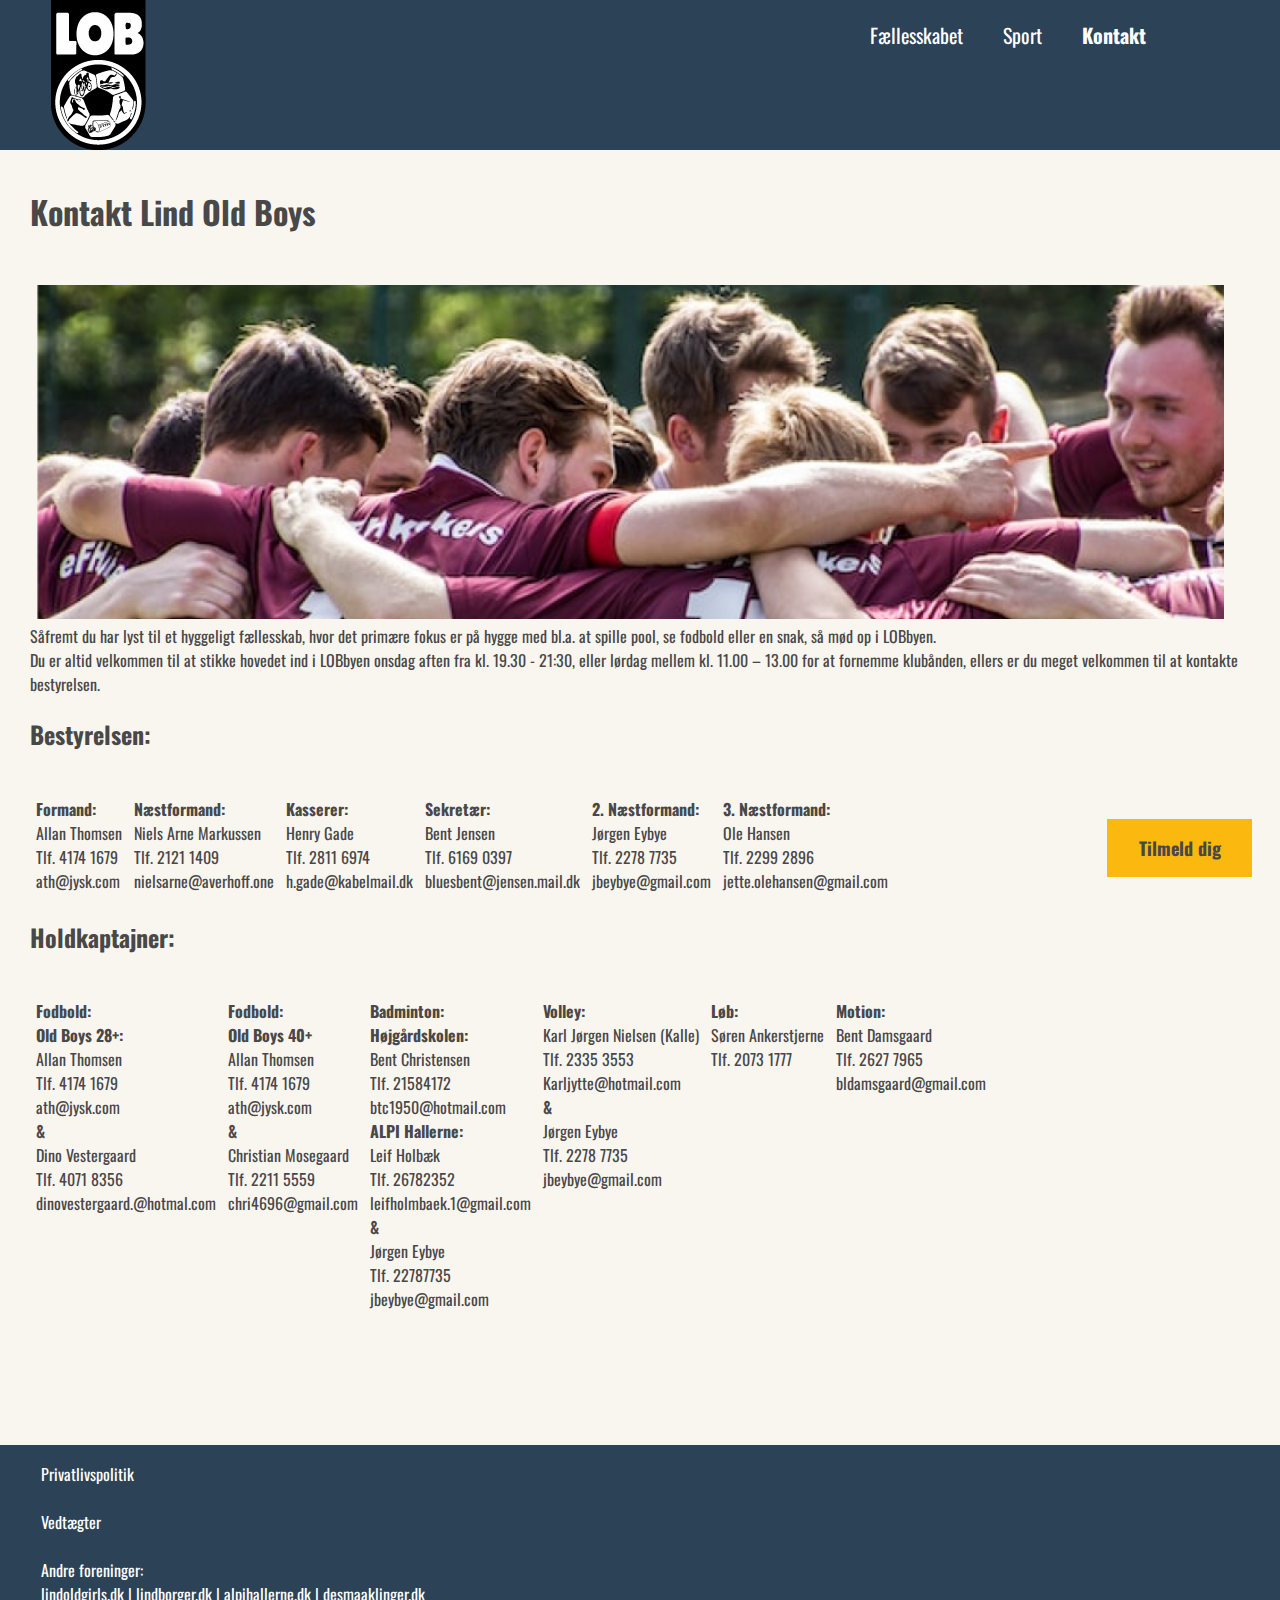
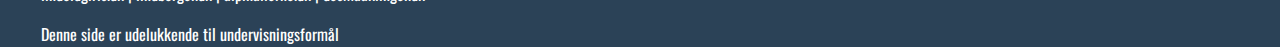
<file: eksamen programering/kontakt.html>
<!DOCTYPE html>
<html lang="da">

<head>
    <!--W3 scool : Så symboler og alle sprog på nettet kan blive læst  ??????????-->
    <meta charset="UTF-8">
    <!-- Responsive Web Design, Tilpasser sig til alle skærmstørrelser-->
    <meta name="viewport" content="width=device-width, initial-scale=1.0">
    <!--Titel Fremvises i browserens fanevindue( LOB..) -->
    <title>LOB</title>
    <!--Link til css style sheet-->
    <link rel="stylesheet" href="style.css">
     <!--Link til Hamburger menuen - https://www.w3schools.com/howto/howto_js_topnav_responsive.asp-->
    <link rel="stylesheet" href="https://cdnjs.cloudflare.com/ajax/libs/font-awesome/4.7.0/css/font-awesome.min.css">
    <!--No index så den ikke publicere sig og google ikke kan finde den, men den skal findes gennem direkt Link-->
    <meta name="robots" content="noindex"> 
    <!-- dette er vores tekst font-->
    <link href="https://fonts.googleapis.com/css2?family=Oswald:wght@200;400&display=swap" rel="stylesheet" type="test/css">
    <meta name="viewport" content="width=device-width, initial-scale=1">
    <style>
  /* https://www.w3schools.com/howto/howto_css_image_grid_responsive.asp for responsive columns
  Box-sizing tillader at inkluderer padding og border på elementets total bredde og højde. Sammen med 
  border-box, padding og border er inkluderet i bredde og højde.*/
* {
  box-sizing: border-box;
}

/* Container for flexboxe. Display ændrer elementer til fleksible, dvs. elementer, som er fleksible, har en fleksibel højde
og flex-wrap specificerer, hvis elementer skal wrappes, når det er nøvendig. Dette virker kun på fleksible elementer.
. https://www.w3schools.com/cssref/css3_pr_flex.php og https://www.w3schools.com/cssref/css3_pr_flex-wrap.php */
.row {
  display: flex;	
  flex-wrap: wrap;
}



/* Dette skaber seks kolonner med lige størrelser. 'Flex fixed' giver dem en position relativ til viewport, 
hvilket gør, at de forbliver det samme sted, selvom man scroller op eller ned. Padding tilføjer plads mellem 
kolonnerne, så der er mere luft imellem dem. 'Display: inline-block' gør, at kolonnerne står i en linje.. 
https://www.w3schools.com/css/tryit.asp?filename=trycss_position_fixed*/
.column {
  padding: 20px;
  display: inline-block;

}

/* På skærme, som er 600px bredde eller mindre, kolonner står under hinanden (stack). */
@media screen and (max-width: 992px) {
  .column {
    flex: 25%;
  }
}

  /* På skærme, som er 600px bredde eller mindre, der er angivet padding i mellem dem, for at give mere luft mellem
  kolloner*/
@media screen and (max-width: 600px) {
  .row {
    flex: 50%;
  }
}
  .column{
    padding: 6px;
  }


/* teksten flyttes til højre, da margin-left er tilføjet.*/
.move-right {
  margin-left: 30px;
}
/*Samme styling brugt til forsidens billedegalleri. Der er givet noget margin, således at billedet placeres i midten af skærmen,
 og med procenter responderer dette med skærmstørrelserne.*/
  .contactimg {
    margin-top: 50px;
    margin-left: 2.8%;
    margin-right: 1.5%;
  } 

  /*Der er givet noget margin her for tagget P samt en tekstfarve, selvom denne også er angivet i vores external style sheet,
  bliver den i denne underside brugt i mange felter og vi har brug for, at få mindsket margin, så teksten er tæt, da der er meget tekst, som skal opsættes i P tags.*/
p {
  margin: 0;
  color: #494848;
}   
</style>
</head>

  <body>
    <!-- Div class navigation og id=mynavigation er vores navigation bar, hvor div navigation omfatter hele containeren af information,
     og mynavigation er det som connecter til vores javascript. https://www.w3schools.com/howto/howto_js_topnav_responsive.asp -->
     <div class="navigation" id="myNavigation">
      <!--Div class logo er LOB logo'et, som er inkluderet i vores navigationbar, som vi har lagt ovenpå vores navigationbarcontainer med noget CSS styling bl.a. z-index.
      Vi har derudover gjort logo'et interaktivt, således brugeren kan bevæge sig tilbage gennem alle siderne ved at trykke på logo'et. Slutteligt er der taget hensyn til accessibility-->
        <div class="logo">
        <a href="index.html"><img src="images/logo.png" alt="logo for Lind old boys"></a>
      </div> 
        <a href="fællesskabet.html">Fællesskabet</a>
        <a href="Sport.html">Sport</a>
        <a href="kontakt.html"><strong>Kontakt</strong></a>
        <!--Javascript er til for at få vores navigationsbar til at udvide sig og lukke sig, når brugeren befinder sig på en skærmstørrelse
          på max 700 px eller derunder. Og  fa fa-bars er vores hamburgermenu, som useren kan se og klikke på, når skærmstørrelsen er på max 700 px eller derunder.-->
        <a href="javascript:void(0);" class="icon" onclick="myFunction()"></a>
        <i class="fa fa-bars"></i>
  </div>
<div class="soctitel">
  <h1>Kontakt Lind Old Boys</h1>
</div>
<div class="contactimg"><img src="images/football.png" style="width: 97%; height:50%" alt="Mænd der holder om hinanden efter fodboldkamp"></div>
<div id="content" class="move-right">
  <p>Såfremt du har lyst til et hyggeligt fællesskab, hvor det primære fokus er på hygge med bl.a. at spille pool, se fodbold eller en snak, så mød op i LOBbyen.</p>
  <p>Du er altid velkommen til at stikke hovedet ind i LOBbyen onsdag aften fra kl. 19.30 - 21:30, eller lørdag mellem kl. 11.00 – 13.00 for at fornemme klubånden, ellers er du meget velkommen til at kontakte bestyrelsen.</p>
  <!--https://www.w3schools.com/howto/howto_css_image_grid_responsive.asp for responsive columns
Skaber en række og kolonner for teksten.-->
<h2 >Bestyrelsen:</h2>
</div>

<!--https://www.w3schools.com/howto/howto_css_image_grid_responsive.asp for responsive columns-->
<div class="row">
  <div class="column">
  <p><b>Formand:</b></p>
  <p>Allan Thomsen</p>
  <p>Tlf. 4174 1679</p>
  <p>ath@jysk.com</p>
</div>

<div class="column">
    <p><b>Næstformand:</b></p>
    <p>Niels Arne Markussen</p>
    <p>Tlf. 2121 1409</p>
    <p>nielsarne@averhoff.one</p>
  </div>
  
  <div class="column">
    <p><b>Kasserer:</b></p>
    <p>Henry Gade</p>
    <p>Tlf. 2811 6974</p>
    <p>h.gade@kabelmail.dk</p>
  </div>

  <div class="column">
    <p><b>Sekretær:</b></p>
    <p>Bent Jensen</p>
    <p>Tlf. 6169 0397</p>
    <p>bluesbent@jensen.mail.dk</p>
  </div>

  <div class="column">
    <p><b>2. Næstformand:</b></p>
    <p>Jørgen Eybye</p>
    <p>Tlf. 2278 7735</p>
    <p>jbeybye@gmail.com</p>
  </div>
  
  
  <div class="column">
    <p><b>3. Næstformand:</b></p>
    <p>Ole Hansen</p>
    <p>Tlf. 2299 2896</p>
    <p>jette.olehansen@gmail.com</p>
  </div>
</div>

<!--https://www.w3schools.com/howto/howto_css_image_grid_responsive.asp for responsive columns
Skaber en række og kolonner for teksten.-->
<div class="move-right">
<h2>Holdkaptajner:</h2>
</div>
<div class="row">
  <div class="column">
    <p><b>Fodbold:</b></p>
      <p><b>Old Boys 28+:</b></p>
      <p>Allan Thomsen</p>
      <p>Tlf. 4174 1679</p>
      <p>ath@jysk.com</p>
      <p><b>&</b></p>
      <p>Dino Vestergaard</p>
      <p>Tlf. 4071 8356</p>
      <p>dinovestergaard.@hotmal.com</p>
</div>
          

<div class="column">
    <p><b>Fodbold:</b></p>
      <p><b>Old Boys 40+</b></p>
      <p>Allan Thomsen</p> 
      <p>Tlf. 4174 1679</p>
      <p>ath@jysk.com</p>
      <p><b>&</b></p>
      <p>Christian Mosegaard</p>
      <p>Tlf. 2211 5559</p>
      <p>chri4696@gmail.com</p>
 </div>

<div class="column">
      <p><b>Badminton:</b></p>
      <p><b>Højgårdskolen:</b></p>
      <p>Bent Christensen</p>
      <p>Tlf. 21584172</p>
      <p>btc1950@hotmail.com</p>
      <p><b>ALPI Hallerne:</b></p>
      <p>Leif Holbæk</p>
      <p>Tlf. 26782352</p>
      <p>leifholmbaek.1@gmail.com</p>
      <p><b>&</b></p>
      <p>Jørgen Eybye</p>
      <p>Tlf. 22787735</p>
      <p>jbeybye@gmail.com</p>
    </div>

    <div class="column">
      <p><b>Volley:</b></p>
      <p>Karl Jørgen Nielsen (Kalle)</p>
      <p>Tlf. 2335 3553</p>
      <p>Karljytte@hotmail.com</p>
      <p><b>&</b></p>
      <p>Jørgen Eybye</p>
      <p>Tlf. 2278 7735</p>
      <p>jbeybye@gmail.com</p>
    </div>
    <div class="column">
      <p><b>Løb:</b></p>
      <p>Søren Ankerstjerne</p>
      <p>Tlf. 2073 1777</p>
    </div>

    <div class="column">
      <p><b>Motion:</b></p>
      <p>Bent Damsgaard</p>
      <p>Tlf. 2627 7965</p>
      <p>bldamsgaard@gmail.com</p>
    </div>



  </div>

<!-- Denne knap er lavet ved hjælp af W3 schools (link i slutningen af linjen). Knappen bliver brugt som vores tilmeldingsknap til Lind Old Boys. 
  Den har en class, fordi den er blevet stylet. Onclick=openform er det javascript, som er blevet brugt til at få formen til at åbne sig, når brugeren klikker på knappen.
  https://www.w3schools.com/howto/howto_js_popup_form.asp-->
  <button class="open-button" onclick="openForm()">Tilmeld dig</button>

  <!-- Denne class=form-popup og id=myform er tilknyttet til knappen foroven. Dette er hvad der fremvises for brugeren, når han har klikket på knappen foroven. 
    Der vil her poppe en container frem, som beskriver hvordan brugeren kan indsætte sine personlige oplysninger for at tilmelde sig, 
    her med navn, email og telefonnummer. https://www.w3schools.com/howto/howto_js_popup_form.asp-->
  <div class="form-popup" id="myForm">
    <!--action_page.php - der er ikke tilknyttet nogen php fil, så det vil sige, at pt. vil den data, der bliver indført i formen, ikke vil blive sendt nogle steder. 
    Derfor er vores form ikke fuldt interaktivt, da vi ikke har. https://www.w3schools.com/php/php_forms.asp-->
    <form action="/action_page.php" class="form-container">
      <label for="name"><b>Fulde Navn</b></label>
      <input type="text" id="name" placeholder="Fulde Navn" name="name" required>
      <label for="email"><b>Email</b></label>
      <input type="text" id="email" placeholder="Email adresse" name="email" required>
      <label for="Tlfnumber"><b>Tlf. nr.</b></label>
      <input type="text" id="Tlfnumber" placeholder="Tlf. nr." name="tlf. nr" required>
      <!--Fordi LOB tilbyder forskellige aktiviteter, som mulige foreningsmedlemmer kan tilmelde sig til, er der blevet tiføjet en dropdown menu,
      hvor brugeren kan vælge hvilken aktivitet han ønsker, at deltage i. https://www.w3schools.com/tags/att_value.asp-->
      <label for="valgmulighed">Aktiviteter</label>
      <select id="valgmulighed" name="valgmulighed">
        <option value="fodbold 28+">Fodbold 28+</option>
        <option value="fodbold 40+">Fodbold 40+</option>
        <option value="badminton">Badminton</option>
        <option value="volley">Volleyball</option>
        <option value="motion">Motion</option>
        <option value="gaa">Løb/Gå</option>
        <option value="hyggerne">Hyggerne (LOBbyen)</option>
      </select>

     <!-- De to knapper er tilknyttet til selve tilmeldingsformularen, således brugeren kan vælge at lukke formularen, hvis brugeren ikke ønsker at fortsætte 
      med at tilmelde sig ellers er det knappen Tilmeld mig, således brugeren kan vælge at indsende sin oplysninger og ønske om tilmelding.
      Onclick=closeform er  javascript, som er blevet brugt til at få formularen til at lukke sig, når brugeren klikker på knappen.
    https://www.w3schools.com/howto/howto_js_popup_form.asp-->
      <button type="submit" class="btn">Tilmeld mig</button>
      <button type="button" class="btn cancel" onclick="closeForm()">Luk</button>
    </form>
  </div>

<!--Her vores footer, som er blevet stylet i CSS style, som indeholder en uordered liste format og li, som er blevet stylet i vores CSS style. 
Vi har valgt derudover også links til andre sider af hjemmesiden LOB, som deres privatlivspolitik og LOB's (regler og vilkår) vedtægter. 
Ligeledes har vi også deres links til andre foreninger fremvist i vores footer, og disse er selvfølgelig også linket, 
så det er muligt for brugeren at besøge disse andre foreninger mm. De er blevet lavet, således at brugeren åbner et nyt fanevindue, så brugeren ikke bevæger sig væk fra LOBs hjemmeside.https://www.w3schools.com/html/html_links.asp-->
<footer>
  <ul>
      <li><a href="privat.html">Privatlivspolitik</a></li><br> 
      <li><a href="vedtægter.html">Vedtægter</a></li><br>
      <li>Andre foreninger:</li>
      <li><a href="https://www.lindoldgirls.dk/" target="_blank">lindoldgirls.dk</a> | <a href="http://www.lindborger.dk/" target="_blank">lindborger.dk</a> | <a href="https://alpihallerne.dk/" target="_blank"> alpihallerne.dk</a> | <a href="https://desmaaklinger.dk/" target="_blank">desmaaklinger.dk</a></li>
  </ul>
  <p class="info">Denne side er udelukkende til undervisningsformål</p>
  </footer>
  
  <!--NAVIGATIONSBAR: Her er der blevet gjort brug javascript til vores navigationbar hamburgermenu, således at den fungerer med at udvide sig og lukke sig, når brugeren interager med hamburgeren.
    Den korresponderer med CSS stylen, og den media query, der er blevet pålagt. Så når navigation modtager navigation og responsive, 
    skal navigationen fremvise en hamburgermenu og give brugeren mulighed for at åbne og lukke, og hvis den ikke modtager disse requests, så skal den bare fremvise navigationen med fulde links osv. 
  https://www.w3schools.com/howto/howto_js_topnav_responsive.asp  -->
  <script>
      function myFunction() {
        var x = document.getElementById("myNavigation");
        if (x.className === "navigation") {
          x.className += " responsive";
        } else {
          x.className = "navigation";
        }
      }
        /*TILMELDINGSFORMULAREN: For at kunne få tilmeldingsformularen til at respondere med at åbne og lukke sig, så har vi været nødsaget til at bruge javascript, 
        som er hentet her https://www.w3schools.com/howto/howto_js_popup_form.asp
        Så når der bliver modtaget et request på, at formen skal åbne sig, så åbner den sig, og hvis brugeren klikker på luk, 
        så kommer der et nyt request og formen bliver lukket.*/
        function openForm() {
          document.getElementById("myForm").style.display = "block";
        }
        
        function closeForm() {
          document.getElementById("myForm").style.display = "none";
        }
        </script>
    
</body>
</html>
</file>
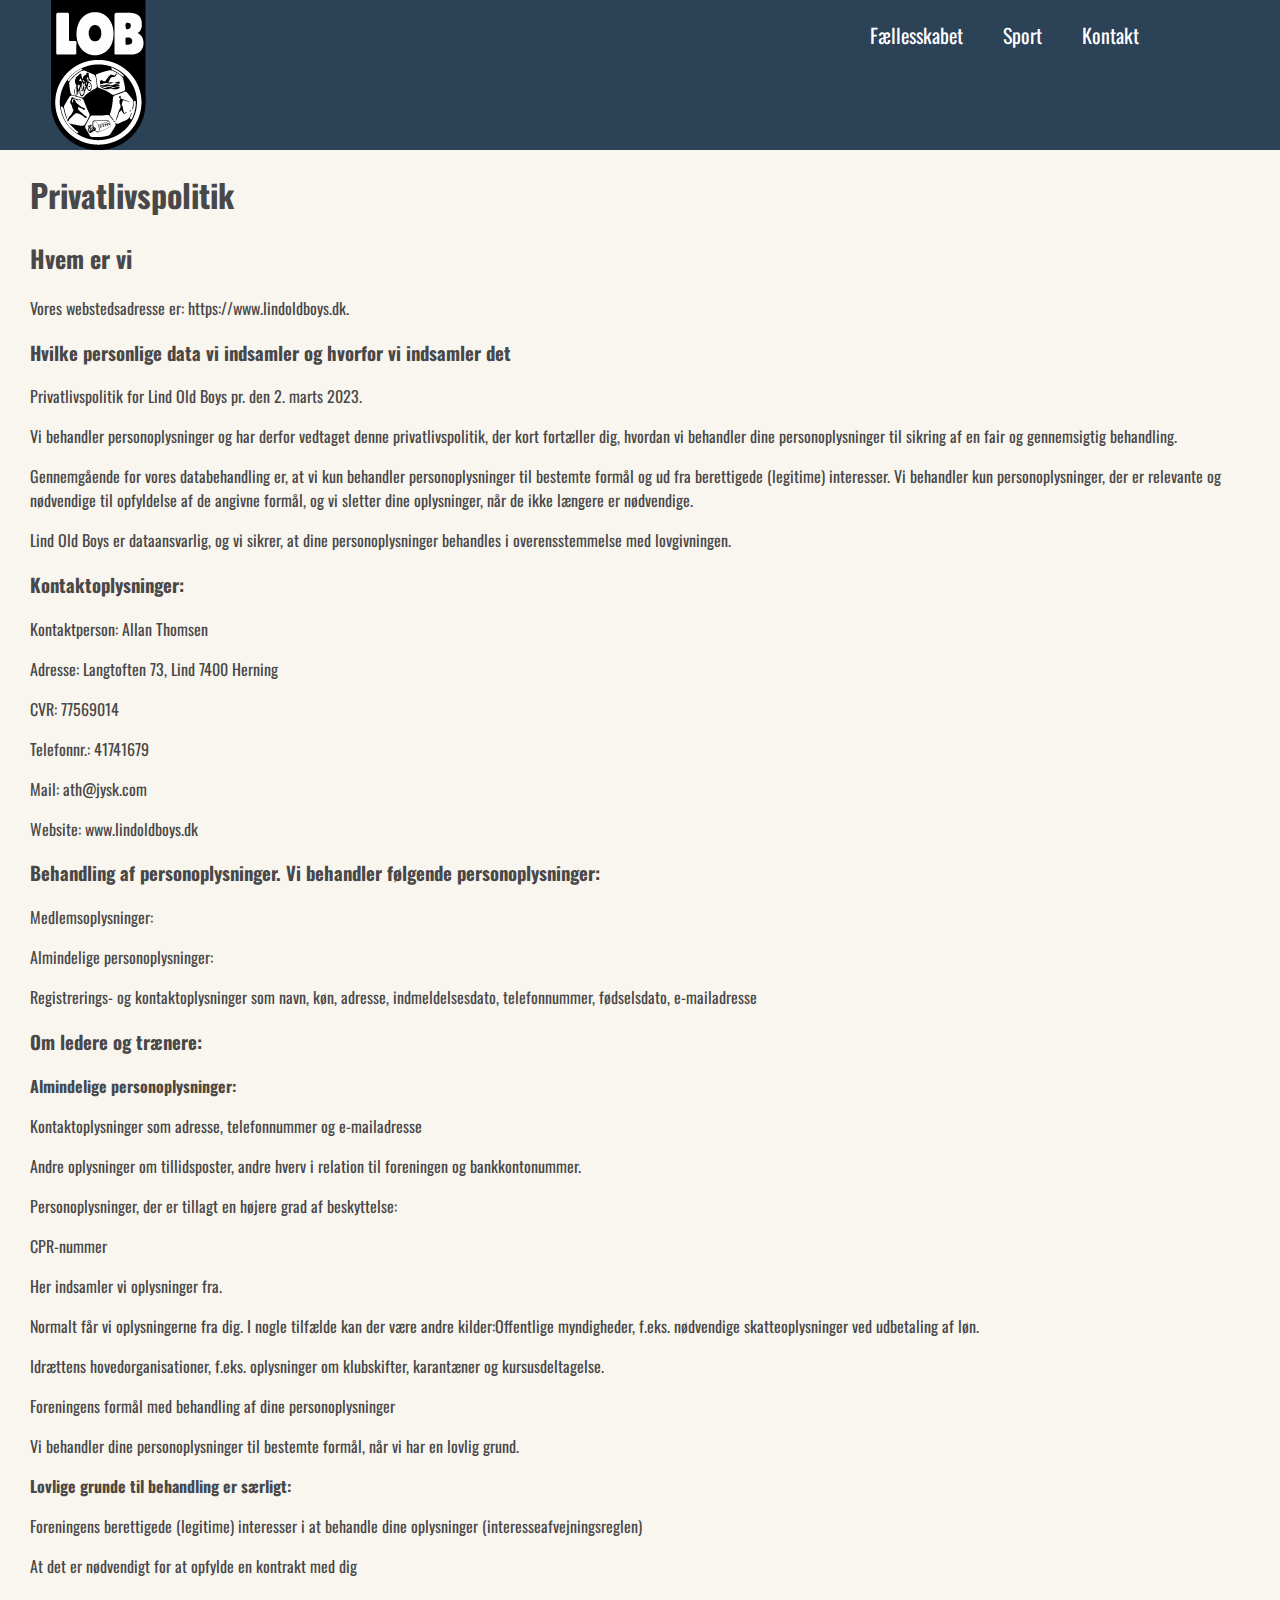
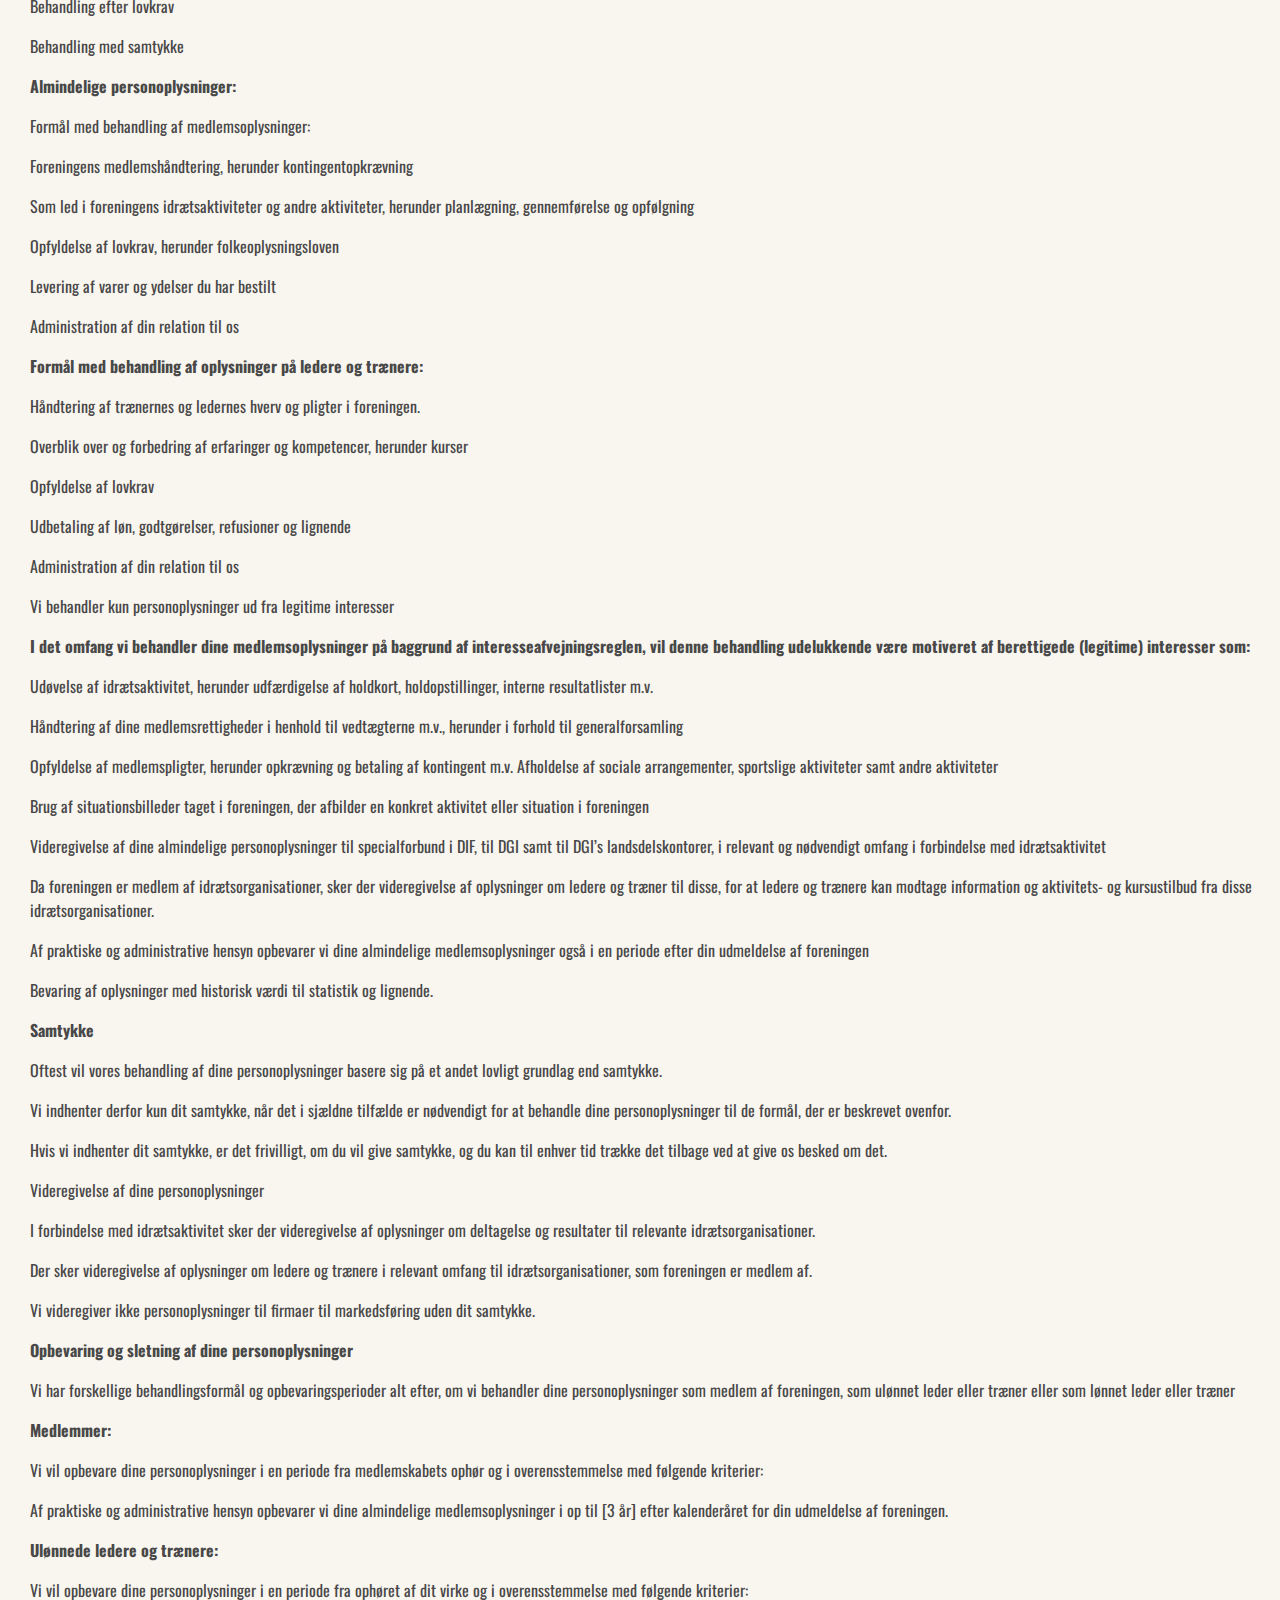
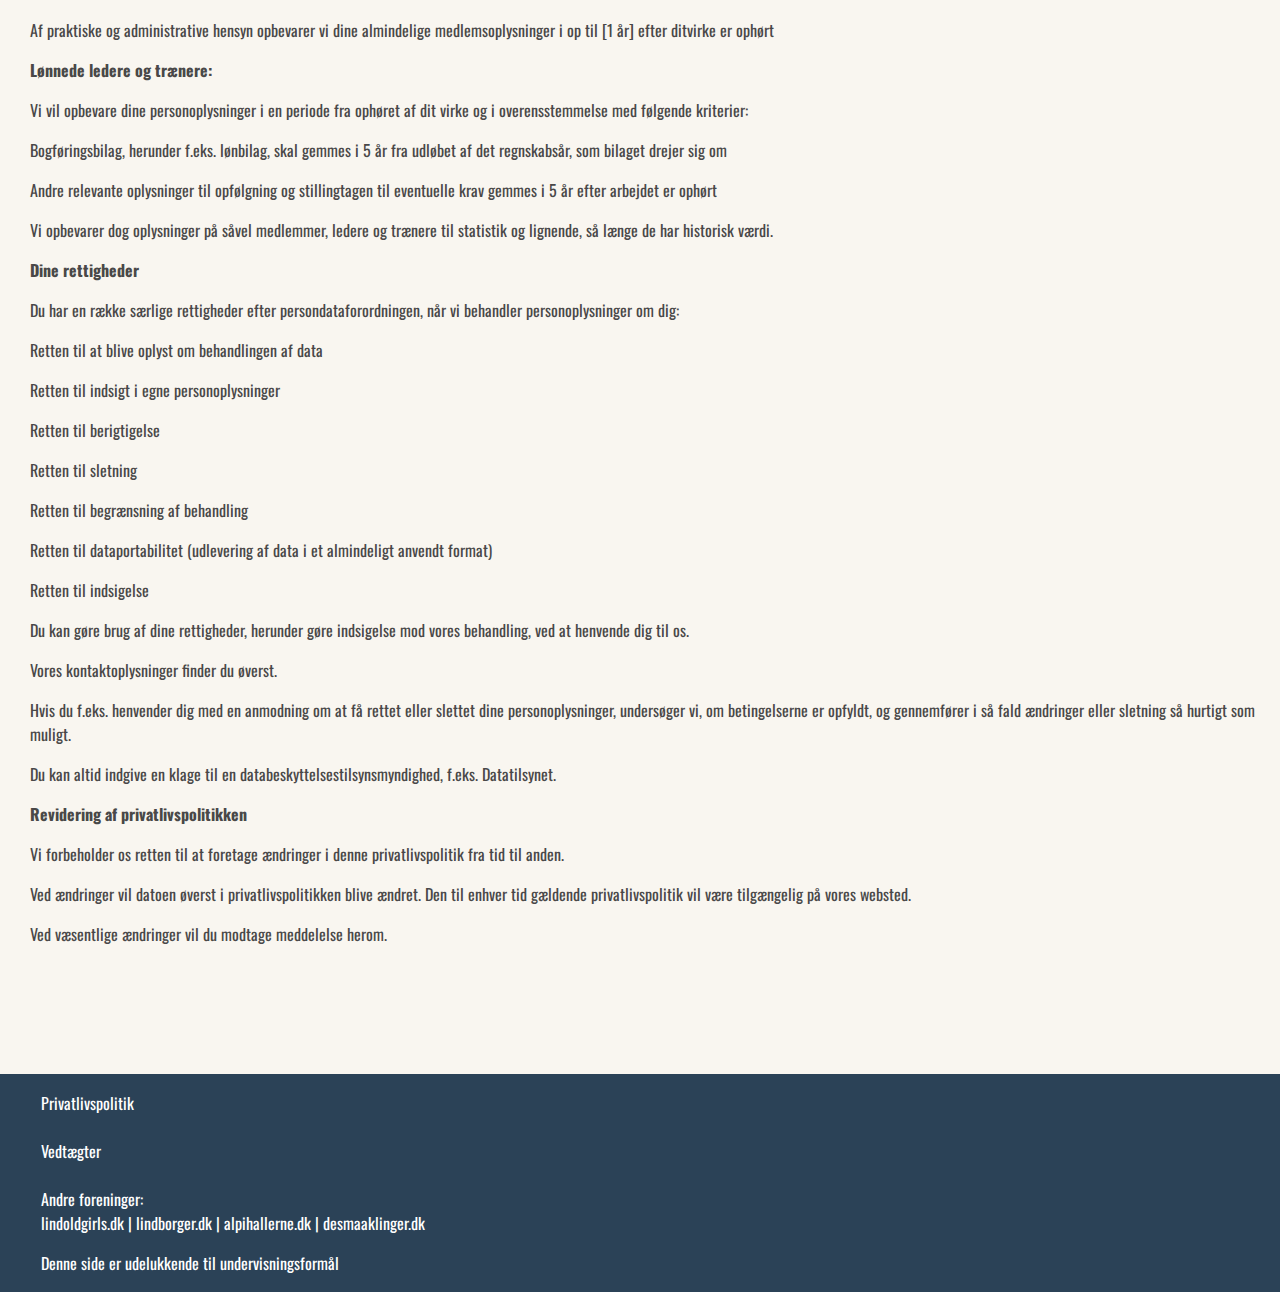
<file: eksamen programering/privat.html>
<!DOCTYPE html>
<html lang="da">

<head>
  <!--W3 scool : Så symboler og alle sprog på nettet kan blive læst  ??????????-->
  <meta charset="UTF-8">
  <!-- Responsive Web Design, Tilpasser sig til alle skærmstørrelser-->
  <meta name="viewport" content="width=device-width, initial-scale=1.0">
  <!--Titel Fremvises i browserens fanevindue( LOB..) -->
  <title>LOB</title>
  <!--Link til css style sheet-->
  <link rel="stylesheet" href="style.css">
  <!--Link til Hamburger menuen - https://www.w3schools.com/howto/howto_js_topnav_responsive.asp-->
  <link rel="stylesheet" href="https://cdnjs.cloudflare.com/ajax/libs/font-awesome/4.7.0/css/font-awesome.min.css">
  <!--No index så den ikke publicere sig og google ikke kan finde den, men den skal findes gennem direkt Link-->
  <meta name="robots" content="noindex">
  <!-- dette er vores tekst font-->
  <link href="https://fonts.googleapis.com/css2?family=Oswald:wght@200;400&display=swap" rel="stylesheet" type="test/css">
  <meta name="viewport" content="width=device-width, initial-scale=1">
<style>
  .move-right {
    margin-left: 30px;
  }
</style>
</head>

<body>
  <!-- Div class navigation og id=mynavigation er vores navigation bar, hvor div navigation omfatter hele containeren af information,
    og mynavigation er det som connecter til vores javascript. https://www.w3schools.com/howto/howto_js_topnav_responsive.asp -->
  <div class="navigation" id="myNavigation">
    <!--Div class logo er LOB logo'et, som er inkluderet i vores navigationbar, som vi har lagt ovenpå vores navigationbarcontainer med noget CSS styling bl.a. z-index.
      Vi har derudover gjort logo'et interaktivt, således brugeren kan bevæge sig tilbage gennem alle siderne ved at trykke på logo'et. Slutteligt er der taget hensyn til accessibility-->
    <div class="logo">
      <a href="index.html"><img src="images/logo.png" alt="logo for Lind old boys"></a>
    </div>
    <a href="fællesskabet.html">Fællesskabet</a>
    <a href="Sport.html">Sport</a>
    <a href="kontakt.html">Kontakt</a>
    <!--Javascript er til for at få vores navigationsbar til at udvide sig og lukke sig, når brugeren befinder sig på en skærmstørrelse
          på max 700 px eller derunder. Og  fa fa-bars er vores hamburgermenu, som useren kan se og klikke på, når skærmstørrelsen er på max 700 px eller derunder.-->
    <a href="javascript:void(0);" class="icon" onclick="myFunction()"></a>
    <i class="fa fa-bars"></i>
  </div>

  <div id="content" class="move-right">
    <h1> Privatlivspolitik </h1>
    <h2> Hvem er vi</h2>
    <p class="tekst">Vores webstedsadresse er: https://www.lindoldboys.dk.</p>
    <h3> Hvilke personlige data vi indsamler og hvorfor vi indsamler det</h3>
    <div class="tekst">
      <p>Privatlivspolitik for Lind Old Boys pr. den 2. marts 2023.</p>
      <p>Vi behandler personoplysninger og har derfor vedtaget denne privatlivspolitik, der kort fortæller dig, hvordan
        vi behandler dine personoplysninger til sikring af en fair og gennemsigtig behandling.</p>
      <p>Gennemgående for vores databehandling er, at vi kun behandler personoplysninger til bestemte formål og ud fra
        berettigede (legitime) interesser. Vi behandler kun personoplysninger, der er relevante og nødvendige til
        opfyldelse af de angivne formål, og vi sletter dine oplysninger, når de ikke længere er nødvendige.</p>
      <p>Lind Old Boys er dataansvarlig, og vi sikrer, at dine personoplysninger behandles i overensstemmelse med
        lovgivningen.</p>
    </div>
    <h3>Kontaktoplysninger: </h3>
    <div class="tekst">
      <p>Kontaktperson: Allan Thomsen</p>
      <p>Adresse: Langtoften 73, Lind 7400 Herning</p>
      <p>CVR: 77569014</p>
      <p>Telefonnr.: 41741679</p>
      <p>Mail: ath@jysk.com</p>
      <p>Website: www.lindoldboys.dk</p>
    </div>
    <h3>Behandling af personoplysninger. Vi behandler følgende personoplysninger:</h3>
    <div class="tekst">
      <p>Medlemsoplysninger:</p>
      <p>Almindelige personoplysninger:</p>
      <p>Registrerings- og kontaktoplysninger som navn, køn, adresse, indmeldelsesdato, telefonnummer, fødselsdato,
        e-mailadresse</p>
    </div>
    <h3>Om ledere og trænere:</h3>
    <div class="tekst">
      <p><strong>Almindelige personoplysninger:</strong></p>
      <p>Kontaktoplysninger som adresse, telefonnummer og e-mailadresse</p>
      <p>Andre oplysninger om tillidsposter, andre hverv i relation til foreningen og bankkontonummer.</p>
      <p>Personoplysninger, der er tillagt en højere grad af beskyttelse:</p>
      <p>CPR-nummer</p>
      <p>Her indsamler vi oplysninger fra.</p>
      <p>Normalt får vi oplysningerne fra dig. I nogle tilfælde kan der være andre kilder:Offentlige myndigheder, f.eks.
        nødvendige skatteoplysninger ved udbetaling af løn.</p>
      <p>Idrættens hovedorganisationer, f.eks. oplysninger om klubskifter, karantæner og kursusdeltagelse.</p>
      <p>Foreningens formål med behandling af dine personoplysninger</p>
      <p>Vi behandler dine personoplysninger til bestemte formål, når vi har en lovlig grund.</p>
      <p><strong>Lovlige grunde til behandling er særligt:</strong></p>
      <p>Foreningens berettigede (legitime) interesser i at behandle dine oplysninger (interesseafvejningsreglen)</p>
      <p>At det er nødvendigt for at opfylde en kontrakt med dig</p>
      <p>Behandling efter lovkrav</p>
      <p>Behandling med samtykke</p>
      <p><strong>Almindelige personoplysninger:</strong></p>
      <p>Formål med behandling af medlemsoplysninger:</p>
      <p>Foreningens medlemshåndtering, herunder kontingentopkrævning</p>
      <p>Som led i foreningens idrætsaktiviteter og andre aktiviteter, herunder planlægning, gennemførelse og opfølgning
      </p>
      <p>Opfyldelse af lovkrav, herunder folkeoplysningsloven</p>
      <p>Levering af varer og ydelser du har bestilt</p>
      <p>Administration af din relation til os</p>
      <p><strong>Formål med behandling af oplysninger på ledere og trænere:</strong></p>
      <p>Håndtering af trænernes og ledernes hverv og pligter i foreningen.</p>
      <p>Overblik over og forbedring af erfaringer og kompetencer, herunder kurser</p>
      <p>Opfyldelse af lovkrav</p>
      <p>Udbetaling af løn, godtgørelser, refusioner og lignende</p>
      <p>Administration af din relation til os</p>
      <p>Vi behandler kun personoplysninger ud fra legitime interesser</p>
      <p><strong>I det omfang vi behandler dine medlemsoplysninger på baggrund af interesseafvejningsreglen, vil denne
          behandling udelukkende være motiveret af berettigede (legitime) interesser som:</strong></p>
      <p>Udøvelse af idrætsaktivitet, herunder udfærdigelse af holdkort, holdopstillinger, interne resultatlister m.v.
      </p>
      <p>Håndtering af dine medlemsrettigheder i henhold til vedtægterne m.v., herunder i forhold til generalforsamling
      </p>
      <p>Opfyldelse af medlemspligter, herunder opkrævning og betaling af kontingent m.v. Afholdelse af sociale
        arrangementer, sportslige aktiviteter samt andre aktiviteter</p>
      <p>Brug af situationsbilleder taget i foreningen, der afbilder en konkret aktivitet eller situation i foreningen
      </p>
      <p>Videregivelse af dine almindelige personoplysninger til specialforbund i DIF, til DGI samt til DGI’s
        landsdelskontorer, i relevant og nødvendigt omfang i forbindelse med idrætsaktivitet</p>
      <p>Da foreningen er medlem af idrætsorganisationer, sker der videregivelse af oplysninger om ledere og træner til
        disse, for at ledere og trænere kan modtage information og aktivitets- og kursustilbud fra disse
        idrætsorganisationer.</p>
      <p>Af praktiske og administrative hensyn opbevarer vi dine almindelige medlemsoplysninger også i en periode efter
        din udmeldelse af foreningen
      <p>Bevaring af oplysninger med historisk værdi til statistik og lignende.
      <p><strong>Samtykke</strong></p>
      <p>Oftest vil vores behandling af dine personoplysninger basere sig på et andet lovligt grundlag end samtykke.</p>
      <p>Vi indhenter derfor kun dit samtykke, når det i sjældne tilfælde er nødvendigt for at behandle dine
        personoplysninger til de formål, der er beskrevet ovenfor.</p>
      <p>Hvis vi indhenter dit samtykke, er det frivilligt, om du vil give samtykke, og du kan til enhver tid trække det
        tilbage ved at give os besked om det.</p>
      <p>Videregivelse af dine personoplysninger</p>
      <p>I forbindelse med idrætsaktivitet sker der videregivelse af oplysninger om deltagelse og resultater til
        relevante idrætsorganisationer.</p>
      <p>Der sker videregivelse af oplysninger om ledere og trænere i relevant omfang til idrætsorganisationer, som
        foreningen er medlem af.</p>
      <p>Vi videregiver ikke personoplysninger til firmaer til markedsføring uden dit samtykke.</p>
      <p><strong>Opbevaring og sletning af dine personoplysninger</strong></p>
      <p>Vi har forskellige behandlingsformål og opbevaringsperioder alt efter, om vi behandler dine personoplysninger
        som medlem af foreningen, som ulønnet leder eller træner eller som lønnet leder eller træner</p>
      <p><strong>Medlemmer:</strong></p>
      <p>Vi vil opbevare dine personoplysninger i en periode fra medlemskabets ophør og i overensstemmelse med følgende
        kriterier:</p>
      <p>Af praktiske og administrative hensyn opbevarer vi dine almindelige medlemsoplysninger i op til [3 år] efter
        kalenderåret for din udmeldelse af foreningen.</p>
      <p><strong>Ulønnede ledere og trænere:</strong></p>
      <p>Vi vil opbevare dine personoplysninger i en periode fra ophøret af dit virke og i overensstemmelse med følgende
        kriterier:</p>
      <p>Af praktiske og administrative hensyn opbevarer vi dine almindelige medlemsoplysninger i op til [1 år] efter
        ditvirke er ophørt</p>
      <p><strong>Lønnede ledere og trænere:</strong></p>
      <p>Vi vil opbevare dine personoplysninger i en periode fra ophøret af dit virke og i overensstemmelse med følgende
        kriterier:</p>
      <p>Bogføringsbilag, herunder f.eks. lønbilag, skal gemmes i 5 år fra udløbet af det regnskabsår, som bilaget
        drejer sig om</p>
      <p>Andre relevante oplysninger til opfølgning og stillingtagen til eventuelle krav gemmes i 5 år efter arbejdet er
        ophørt</p>
      <p>Vi opbevarer dog oplysninger på såvel medlemmer, ledere og trænere til statistik og lignende, så længe de har
        historisk værdi.</p>
      <p><strong>Dine rettigheder</strong></p>
      <p>Du har en række særlige rettigheder efter persondataforordningen, når vi behandler personoplysninger om dig:
      </p>
      <p>Retten til at blive oplyst om behandlingen af data</p>
      <p>Retten til indsigt i egne personoplysninger</p>
      <p>Retten til berigtigelse</p>
      <p>Retten til sletning</p>
      <p>Retten til begrænsning af behandling</p>
      <p>Retten til dataportabilitet (udlevering af data i et almindeligt anvendt format)</p>
      <p>Retten til indsigelse</p>
      <p>Du kan gøre brug af dine rettigheder, herunder gøre indsigelse mod vores behandling, ved at henvende dig til
        os.</p>
      <p>Vores kontaktoplysninger finder du øverst.</p>
      <p>Hvis du f.eks. henvender dig med en anmodning om at få rettet eller slettet dine personoplysninger, undersøger
        vi, om betingelserne er opfyldt, og gennemfører i så fald ændringer eller sletning så hurtigt som muligt.</p>
      <p>Du kan altid indgive en klage til en databeskyttelsestilsynsmyndighed, f.eks. Datatilsynet.</p>
      <p><strong>Revidering af privatlivspolitikken</strong></p>
      <p>Vi forbeholder os retten til at foretage ændringer i denne privatlivspolitik fra tid til anden.</p>
      <p>Ved ændringer vil datoen øverst i privatlivspolitikken blive ændret. Den til enhver tid gældende
        privatlivspolitik vil være tilgængelig på vores websted.</p>
      <p>Ved væsentlige ændringer vil du modtage meddelelse herom.</p>
    </div>
  </div>

    <!--Her vores footer, som er blevet stylet i CSS style, som indeholder en uordered liste format og li, som er blevet stylet i vores CSS style. 
Vi har valgt derudover også links til andre sider af hjemmesiden LOB, som deres privatlivspolitik og LOB's (regler og vilkår) vedtægter. 
Ligeledes har vi også deres links til andre foreninger fremvist i vores footer, og disse er selvfølgelig også linket, 
så det er muligt for brugeren at besøge disse andre foreninger mm. De er blevet lavet, således at brugeren åbner et nyt fanevindue, så brugeren ikke bevæger sig væk fra LOBs hjemmeside.https://www.w3schools.com/html/html_links.asp-->
<footer>
  <ul>
      <li><a href="privat.html">Privatlivspolitik</a></li><br> 
      <li><a href="vedtægter.html">Vedtægter</a></li><br>
      <li>Andre foreninger:</li>
      <li><a href="https://www.lindoldgirls.dk/" target="_blank">lindoldgirls.dk</a> | <a href="http://www.lindborger.dk/" target="_blank">lindborger.dk</a> | <a href="https://alpihallerne.dk/" target="_blank"> alpihallerne.dk</a> | <a href="https://desmaaklinger.dk/" target="_blank">desmaaklinger.dk</a></li>
  </ul>
  <p class="info">Denne side er udelukkende til undervisningsformål</p>
  </footer>

    <!--NAVIGATIONSBAR: Her er der blevet gjort brug javascript til vores navigationbar hamburgermenu, således at den fungerer med at udvide sig og lukke sig, når brugeren interager med hamburgeren.
    Den korresponderer med CSS stylen, og den media query, der er blevet pålagt. Så når navigation modtager navigation og responsive, 
    skal navigationen fremvise en hamburgermenu og give brugeren mulighed for at åbne og lukke, og hvis den ikke modtager disse requests, så skal den bare fremvise navigationen med fulde links osv. 
  https://www.w3schools.com/howto/howto_js_topnav_responsive.asp  -->
    <script>
      function myFunction() {
        var x = document.getElementById("myNavigation");
        if (x.className === "navigation") {
          x.className += " responsive";
        } else {
          x.className = "navigation";
        }
      }
    </script>

</body>
</html>
</file>
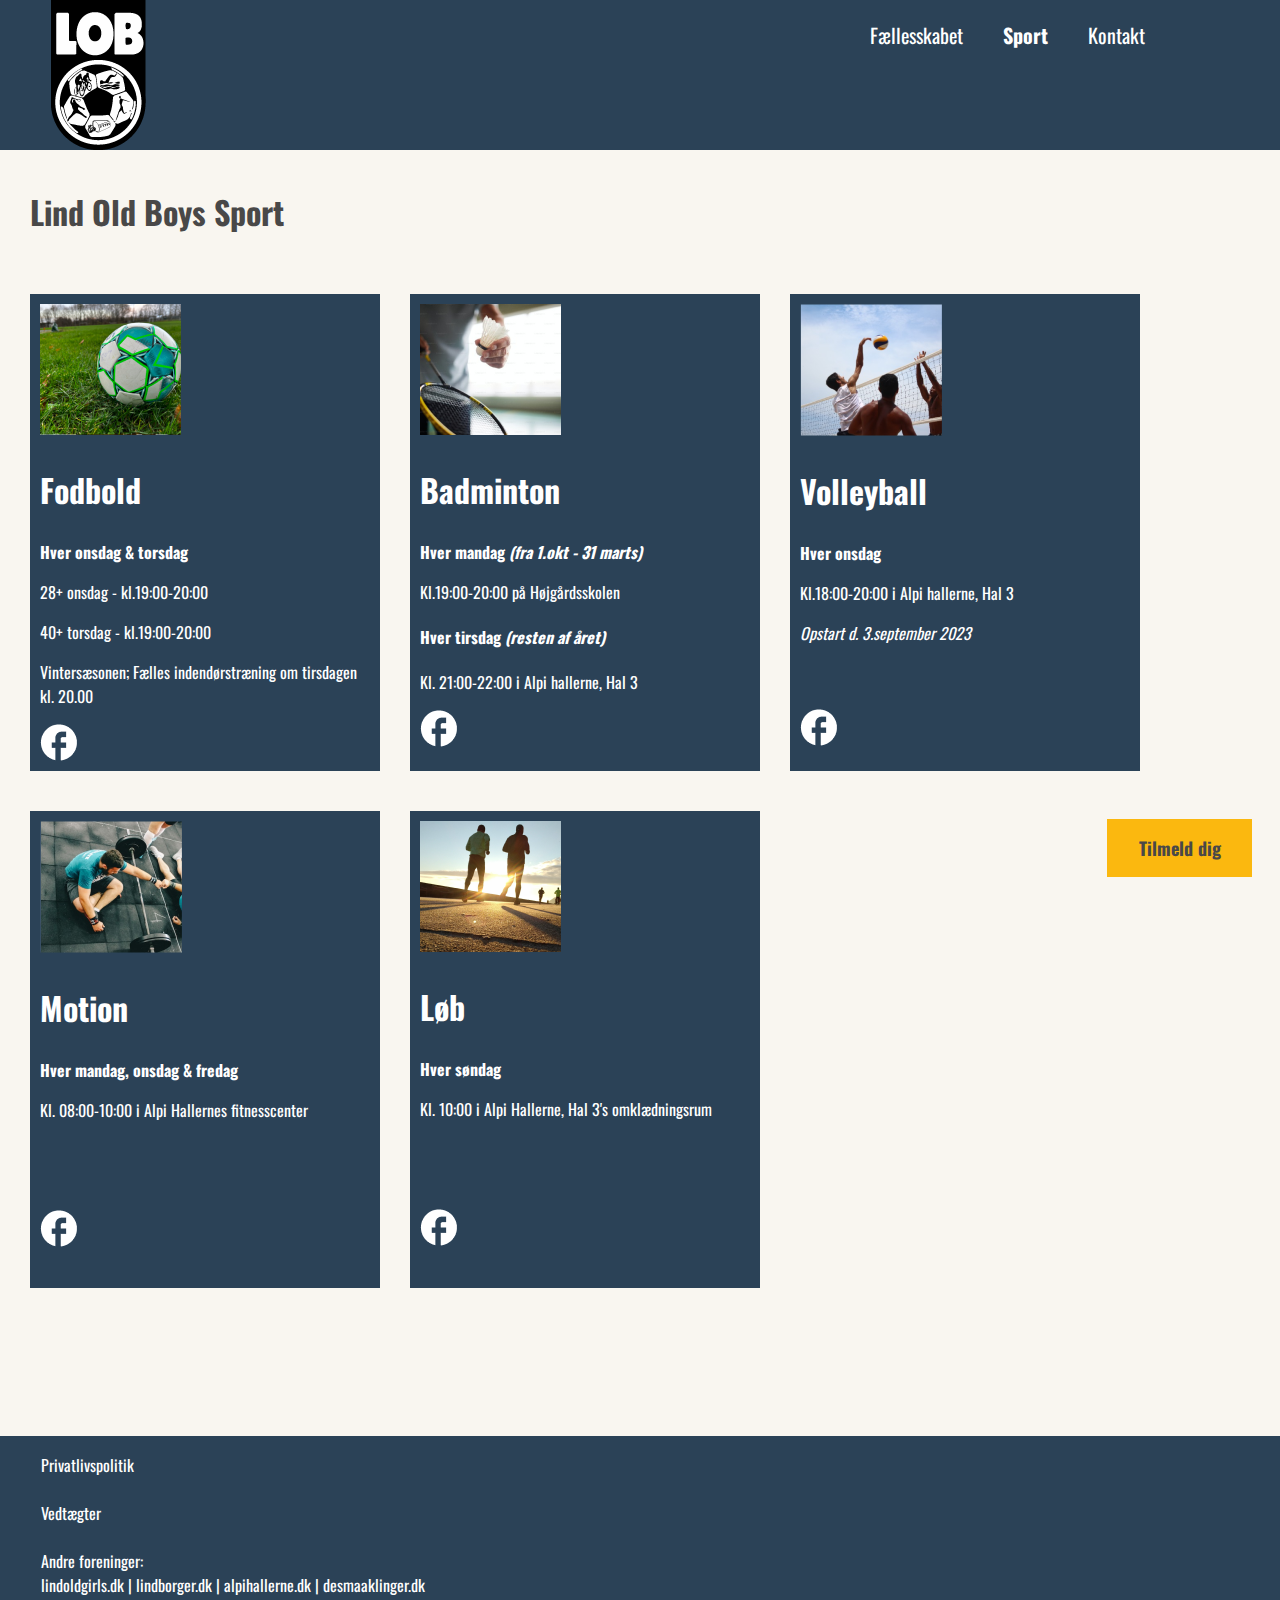
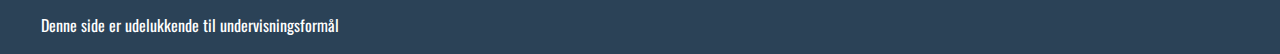
<file: eksamen programering/Sport.html>
<!DOCTYPE html>
<html lang="da">

<head>
  <!--W3 scool : Så symboler og alle sprog på nettet kan blive læst  ??????????-->
  <meta charset="UTF-8">
  <!-- Responsive Web Design, Tilpasser sig til alle skærmstørrelser-->
  <meta name="viewport" content="width=device-width, initial-scale=1.0">
  <!--Titel Fremvises i browserens fanevindue( LOB..) -->
  <title>LOB</title>
  <!--Link til css style sheet-->
  <link rel="stylesheet" href="style.css">
  <!--Link til Hamburger menuen - https://www.w3schools.com/howto/howto_js_topnav_responsive.asp-->
  <link rel="stylesheet" href="https://cdnjs.cloudflare.com/ajax/libs/font-awesome/4.7.0/css/font-awesome.min.css">
  <!--No index så den ikke publicere sig og google ikke kan finde den, men den skal findes gennem direkt Link-->
  <meta name="robots" content="noindex">
    <!-- dette er vores tekst font-->
    <link href="https://fonts.googleapis.com/css2?family=Oswald:wght@200;400&display=swap" rel="stylesheet" type="test/css">
  <meta name="viewport" content="width=device-width, initial-scale=1">
  <style>
    /* størrelsen på h2 skrift i boxene samt skriftfarve*/
    h2 {
      font-size: 32px;
      color: #fff;
    }

    /* størrelsen på brødtekst i boxene samt skriftfarve*/
    p, h3, h4 {
      font-size: 16px;
      color: #fff;
    }
  </style>
</head>

<body>
  <!-- Div class navigation og id=mynavigation er vores navigation bar, hvor div navigation omfatter hele containeren af information,
     og mynavigation er det som connecter til vores javascript. https://www.w3schools.com/howto/howto_js_topnav_responsive.asp -->
  <div class="navigation" id="myNavigation">
    <!--Div class logo er LOB logo'et, som er inkluderet i vores navigationbar, som vi har lagt ovenpå vores navigationbarcontainer med noget CSS styling bl.a. z-index.
       Vi har derudover gjort logo'et interaktivt, således brugeren kan bevæge sig tilbage gennem alle siderne ved at trykke på logo'et. Slutteligt er der taget hensyn til accessibility-->
    <div class="logo">
      <a href="index.html"><img src="images/logo.png" alt="logo for Lind old boys"></a>
    </div>
    <a href="fællesskabet.html">Fællesskabet</a>
    <a href="Sport.html"><strong>Sport</strong></a>
    <a href="kontakt.html">Kontakt</a>
    <!--Javascript er til for at få vores navigationsbar til at udvide sig og lukke sig, når brugeren befinder sig på en skærmstørrelse
           på max 700 px eller derunder. Og  fa fa-bars er vores hamburgermenu, som useren kan se og klikke på, når skærmstørrelsen er på max 700 px eller derunder.-->
    <a href="javascript:void(0);" class="icon" onclick="myFunction()"></a>
    <i class="fa fa-bars"></i>
  </div>

  <!-- Denne knap er lavet ved hjælp af W3 schools (link i slutningen af linjen). Knappen bliver brugt som vores tilmeldingsknap til Lind Old Boys. 
   Den har en class, fordi den er blevet stylet. Onclick=openform er det javascript, som er blevet brugt til at få formen til at åbne sig, når brugeren klikker på knappen.
   https://www.w3schools.com/howto/howto_js_popup_form.asp-->
  <button class="open-button" onclick="openForm()">Tilmeld dig</button>

  <!-- Denne class=form-popup og id=myform er tilknyttet til knappen foroven. Dette er hvad der fremvises for brugeren, når han har klikket på knappen foroven. 
   Der vil her poppe en container frem, som beskriver hvordan brugeren kan indsætte sine personlige oplysninger for at tilmelde sig, 
   her med navn, email og telefonnummer. https://www.w3schools.com/howto/howto_js_popup_form.asp-->
  <div class="form-popup" id="myForm">
    <!--action_page.php - der er ikke tilknyttet nogen php fil, så det vil sige, at pt. vil den data, der bliver indført i formen, ikke vil blive sendt nogle steder. 
   Derfor er vores form ikke fuldt interaktivt, da vi ikke har. https://www.w3schools.com/php/php_forms.asp-->
   <form action="/action_page.php" class="form-container">
    <label for="name"><b>Fulde Navn</b></label>
    <input type="text" id="name" placeholder="Fulde Navn" name="name" required>
    <label for="email"><b>Email</b></label>
    <input type="text" id="email" placeholder="Email adresse" name="email" required>
    <label for="Tlfnumber"><b>Tlf. nr.</b></label>
    <input type="text" id="Tlfnumber" placeholder="Tlf. nr." name="tlf. nr" required>
    <!--Fordi LOB tilbyder forskellige aktiviteter, som mulige foreningsmedlemmer kan tilmelde sig til, er der blevet tiføjet en dropdown menu,
    hvor brugeren kan vælge hvilken aktivitet han ønsker, at deltage i. https://www.w3schools.com/tags/att_value.asp-->
    <label for="valgmulighed">Aktiviteter</label>
    <select id="valgmulighed" name="valgmulighed">
      <option value="fodbold 28+">Fodbold 28+</option>
      <option value="fodbold 40+">Fodbold 40+</option>
      <option value="badminton">Badminton</option>
      <option value="volley">Volleyball</option>
      <option value="motion">Motion</option>
      <option value="gaa">Løb/Gå</option>
      <option value="hyggerne">Hyggerne (LOBbyen)</option>
    </select>

      <!-- De to knapper er tilknyttet til selve tilmeldingsformularen, således brugeren kan vælge at lukke formularen, hvis brugeren ikke ønsker at fortsætte 
     med at tilmelde sig ellers er det knappen Tilmeld mig, således brugeren kan vælge at indsende sin oplysninger og ønske om tilmelding.
     Onclick=closeform er  javascript, som er blevet brugt til at få formularen til at lukke sig, når brugeren klikker på knappen.
   https://www.w3schools.com/howto/howto_js_popup_form.asp-->
      <button type="submit" class="btn">Tilmeld mig</button>
      <button type="button" class="btn cancel" onclick="closeForm()">Luk</button>
    </form>
  </div>


  <div class="soctitel">
    <h1>Lind Old Boys Sport</h1>
  </div>
  <div class="row"> <!--for at lave RWD som for boxene til at tilpasse sig skærmstørrelsen-->
    <div class="box-fodbold"><!--er boxenes som indhold, billeder og facebook link  er i for hver sportsgren. https://www.w3schools.com/howto/howto_css_image_grid_responsive.asp)
        (collum men omdøbt)-->
      <!-- skaber en boks til indhold -->
      <img src="images/fodboldlille.png" alt="fodbold">
      <h2>Fodbold</h2>
      <h3>Hver onsdag & torsdag</h3>
      <p>28+ onsdag - kl.19:00-20:00</p>
      <p>40+ torsdag - kl.19:00-20:00</p>
      <p>Vintersæsonen; Fælles indendørstræning om tirsdagen kl. 20.00</p>
      <a href="https://www.facebook.com/" target="_blank">
      <img src="images/Facebook.png" alt="Logo af facebook">
      </a>
  </div>
    <div class="box-badminton">
      <img src="images/badmintonlille.png" alt="Billede af en ketcher og fjerbold">
      <h2>Badminton</h2>
      <h3>Hver mandag <em>(fra 1.okt - 31 marts)</em></h3>
      <p>Kl.19:00-20:00 på Højgårdsskolen</p>
      <h4>Hver tirsdag <em>(resten af året)</em></h4>
      <p>Kl. 21:00-22:00 i Alpi hallerne, Hal 3</p>
      <a href="https://www.facebook.com/" target="_blank">
      <img src="images/Facebook.png" alt="Logo af facebook">
      </a>
    </div>
    <div class="box-volleyball">
      <img src="images/volleyballlille.png" alt="Volleyball">
      <h2>Volleyball</h2>
      <h3>Hver onsdag</h3>
      <p>Kl.18:00-20:00 i Alpi hallerne, Hal 3</p>
      <p><em>Opstart d. 3.september 2023</em></p><br><br>
      <a href="https://www.facebook.com/" target="_blank">
      <img src="images/Facebook.png" alt="Logo af facebook">
      </a>
    </div>
    <div class="box-motion">
      <img src="images/motionlille.png" alt="Motion">
      <h2>Motion</h2>
      <h3>Hver mandag, onsdag & fredag</h3>
      <p>Kl. 08:00-10:00 i Alpi Hallernes fitnesscenter</p><br><br><br>
      <a href="https://www.facebook.com/" target="_blank">
        <img src="images/Facebook.png" alt="Logo af facebook">
        </a>
    </div>
    <div class="box-løb">
      <img src="images/Løblille.png" alt="Løb">
      <h2>Løb</h2>
      <h3>Hver søndag</h3>
      <p>Kl. 10:00 i Alpi Hallerne, Hal 3's omklædningsrum</p><br><br><br>
      <a href="https://www.facebook.com/" target="_blank">
      <img src="images/Facebook.png" alt="Logo af facebook">
      </a>
    </div>
  </div>

  <!--Her vores footer, som er blevet stylet i CSS style, som indeholder en uordered liste format og li, som er blevet stylet i vores CSS style. 
Vi har valgt derudover også links til andre sider af hjemmesiden LOB, som deres privatlivspolitik og LOB's (regler og vilkår) vedtægter. 
Ligeledes har vi også deres links til andre foreninger fremvist i vores footer, og disse er selvfølgelig også linket, 
så det er muligt for brugeren at besøge disse andre foreninger mm. De er blevet lavet, således at brugeren åbner et nyt fanevindue, så brugeren ikke bevæger sig væk fra LOBs hjemmeside.https://www.w3schools.com/html/html_links.asp-->
<footer>
  <ul>
      <li><a href="privat.html">Privatlivspolitik</a></li><br> 
      <li><a href="vedtægter.html">Vedtægter</a></li><br>
      <li>Andre foreninger:</li>
      <li><a href="https://www.lindoldgirls.dk/" target="_blank">lindoldgirls.dk</a> | <a href="http://www.lindborger.dk/" target="_blank">lindborger.dk</a> | <a href="https://alpihallerne.dk/" target="_blank"> alpihallerne.dk</a> | <a href="https://desmaaklinger.dk/" target="_blank">desmaaklinger.dk</a></li>
  </ul>
  <p class="info">Denne side er udelukkende til undervisningsformål</p>
  </footer>

  <!--NAVIGATIONSBAR: Her er der blevet gjort brug javascript til vores navigationbar hamburgermenu, således at den fungerer med at udvide sig og lukke sig, når brugeren interager med hamburgeren.
    Den korresponderer med CSS stylen, og den media query, der er blevet pålagt. Så når navigation modtager navigation og responsive, 
    skal navigationen fremvise en hamburgermenu og give brugeren mulighed for at åbne og lukke, og hvis den ikke modtager disse requests, så skal den bare fremvise navigationen med fulde links osv. 
  https://www.w3schools.com/howto/howto_js_topnav_responsive.asp  -->
  <script>
    function myFunction() {
      var x = document.getElementById("myNavigation");
      if (x.className === "navigation") {
        x.className += " responsive";
      } else {
        x.className = "navigation";
      }
    }
    /*TILMELDINGSFORMULAREN: For at kunne få tilmeldingsformularen til at respondere med at åbne og lukke sig, så har vi været nødsaget til at bruge javascript, 
    som er hentet her https://www.w3schools.com/howto/howto_js_popup_form.asp
    Så når der bliver modtaget et request på, at formen skal åbne sig, så åbner den sig, og hvis brugeren klikker på luk, 
    så kommer der et nyt request og formen bliver lukket.*/
    function openForm() {
      document.getElementById("myForm").style.display = "block";
    }

    function closeForm() {
      document.getElementById("myForm").style.display = "none";
    }
  </script>
</body>
</html>
</file>
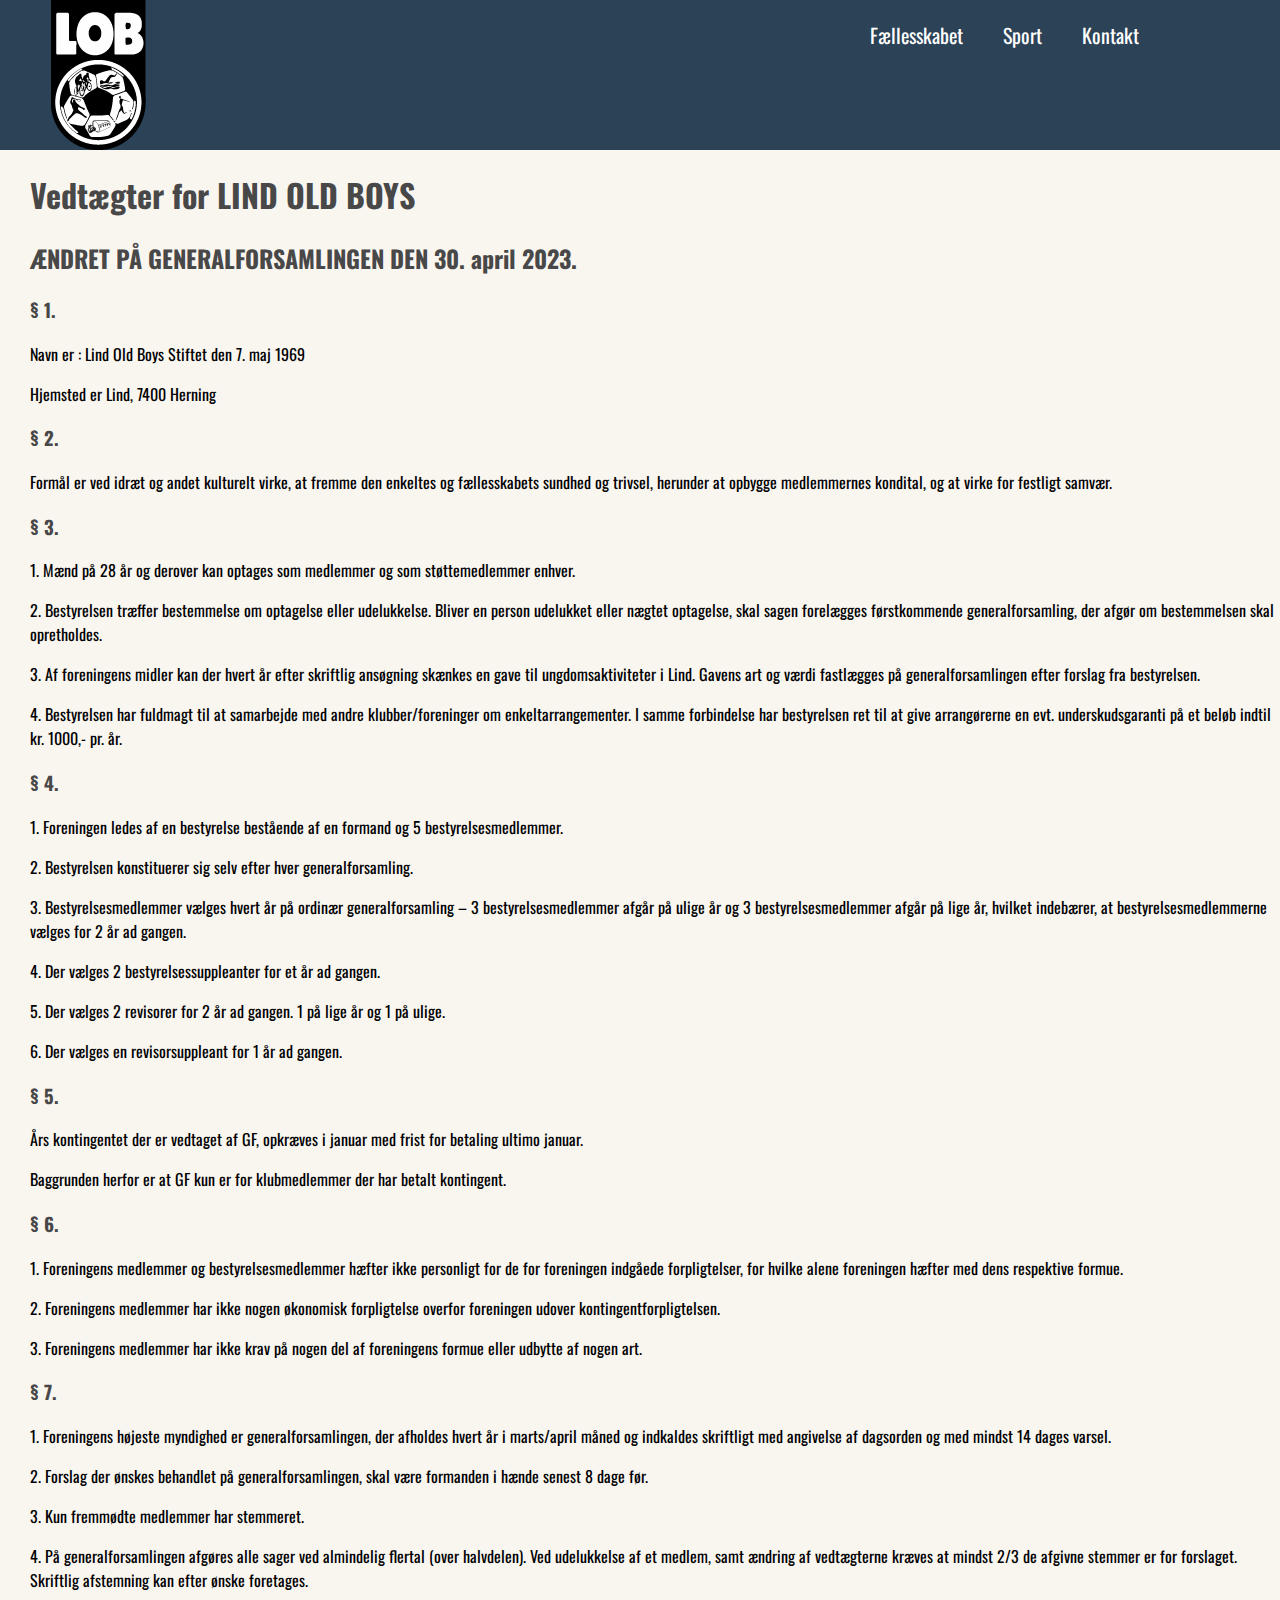
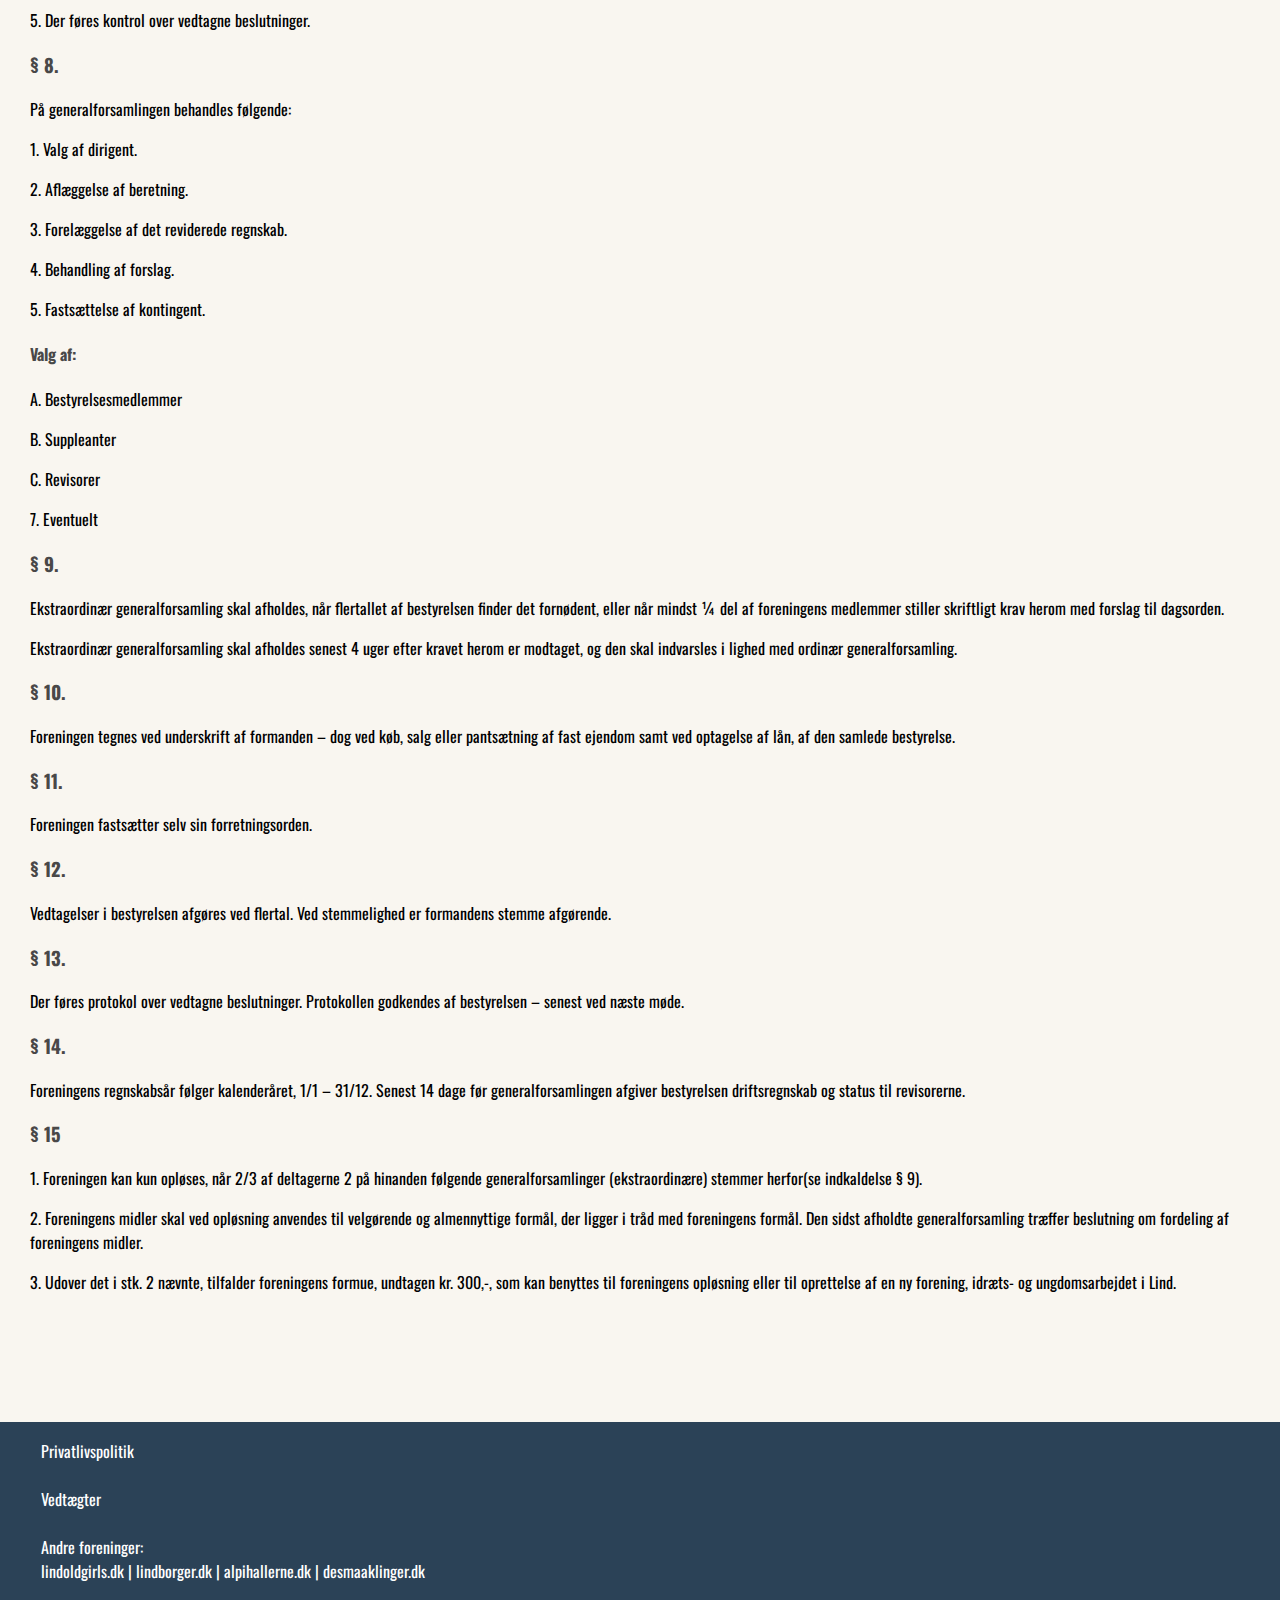
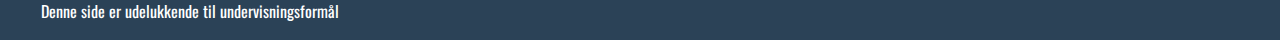
<file: eksamen programering/vedtægter.html>
<!DOCTYPE html>
<html lang="da">

<head>
  <!--W3 scool : Så symboler og alle sprog på nettet kan blive læst  ??????????-->
  <meta charset="UTF-8">
  <!-- Responsive Web Design, Tilpasser sig til alle skærmstørrelser-->
  <meta name="viewport" content="width=device-width, initial-scale=1.0">
  <!--Titel Fremvises i browserens fanevindue( LOB..) -->
  <title>LOB</title>
  <!--Link til css style sheet-->
  <link rel="stylesheet" href="style.css">
  <!--Link til Hamburger menuen - https://www.w3schools.com/howto/howto_js_topnav_responsive.asp-->
  <link rel="stylesheet" href="https://cdnjs.cloudflare.com/ajax/libs/font-awesome/4.7.0/css/font-awesome.min.css">
  <!--No index så den ikke publicere sig og google ikke kan finde den, men den skal findes gennem direkt Link-->
  <meta name="robots" content="noindex">
  <!-- dette er vores tekst font-->
  <link href="https://fonts.googleapis.com/css2?family=Oswald:wght@200;400&display=swap" rel="stylesheet"
    type="test/css">
  <meta name="viewport" content="width=device-width, initial-scale=1">
  <style>
    .move-right {
      margin-left: 30px;
    }
  </style>
</head>

<body>
  <!-- Div class navigation og id=mynavigation er vores navigation bar, hvor div navigation omfatter hele containeren af information,
    og mynavigation er det som connecter til vores javascript. https://www.w3schools.com/howto/howto_js_topnav_responsive.asp -->
  <div class="navigation" id="myNavigation">
    <!--Div class logo er LOB logo'et, som er inkluderet i vores navigationbar, som vi har lagt ovenpå vores navigationbarcontainer med noget CSS styling bl.a. z-index.
      Vi har derudover gjort logo'et interaktivt, således brugeren kan bevæge sig tilbage gennem alle siderne ved at trykke på logo'et. Slutteligt er der taget hensyn til accessibility-->
    <div class="logo">
      <a href="index.html"><img src="images/logo.png" alt="logo for Lind old boys"></a>
    </div>
    <a href="fællesskabet.html">Fællesskabet</a>
    <a href="Sport.html">Sport</a>
    <a href="kontakt.html">Kontakt</a>
    <!--Javascript er til for at få vores navigationsbar til at udvide sig og lukke sig, når brugeren befinder sig på en skærmstørrelse
          på max 700 px eller derunder. Og  fa fa-bars er vores hamburgermenu, som useren kan se og klikke på, når skærmstørrelsen er på max 700 px eller derunder.-->
    <a href="javascript:void(0);" class="icon" onclick="myFunction()"></a>
    <i class="fa fa-bars"></i>
  </div>

  <div id="content" class="move-right">
    <h1> Vedtægter for LIND OLD BOYS</h1>
    <h2>ÆNDRET PÅ GENERALFORSAMLINGEN DEN 30. april 2023.</h2>

    <h3>§ 1.</h3>
    <p>Navn er : Lind Old Boys Stiftet den 7. maj 1969</p>
    <p>Hjemsted er Lind, 7400 Herning</p>

    <h3>§ 2.</h3>
    <p>Formål er ved idræt og andet kulturelt virke, at fremme den enkeltes og fællesskabets sundhed og trivsel, herunder at opbygge medlemmernes kondital, og at virke for festligt samvær.</p>

    <h3>§ 3.</h3>
    <p>1. Mænd på 28 år og derover kan optages som medlemmer og som støttemedlemmer enhver.</p>
    <p>2. Bestyrelsen træffer bestemmelse om optagelse eller udelukkelse. Bliver en person udelukket eller nægtet optagelse, skal sagen forelægges førstkommende generalforsamling, der afgør om bestemmelsen skal opretholdes.</p>
    <p>3. Af foreningens midler kan der hvert år efter skriftlig ansøgning skænkes en gave til ungdomsaktiviteter i Lind. Gavens art og værdi fastlægges på generalforsamlingen efter forslag fra bestyrelsen.</p>
    <p>4. Bestyrelsen har fuldmagt til at samarbejde med andre klubber/foreninger om enkeltarrangementer. I samme forbindelse har bestyrelsen ret til at give arrangørerne en evt. underskudsgaranti på et beløb indtil kr. 1000,- pr. år.</p>

    <h3>§ 4.</h3> 
    <p>1. Foreningen ledes af en bestyrelse bestående af en formand og 5 bestyrelsesmedlemmer.</p>
    <p>2. Bestyrelsen konstituerer sig selv efter hver generalforsamling.</p>
    <p>3. Bestyrelsesmedlemmer vælges hvert år på ordinær generalforsamling – 3 bestyrelsesmedlemmer afgår på ulige år og 3 bestyrelsesmedlemmer afgår på lige år, hvilket indebærer, at bestyrelsesmedlemmerne vælges for 2 år ad gangen.</p>
    <p>4. Der vælges 2 bestyrelsessuppleanter for et år ad gangen.</p>
    <p>5. Der vælges 2 revisorer for 2 år ad gangen. 1 på lige år og 1 på ulige.</p>
    <p>6. Der vælges en revisorsuppleant for 1 år ad gangen.</p>

    <h3>§ 5.</h3> 
    <p>Års kontingentet der er vedtaget af GF, opkræves i januar med frist for betaling ultimo januar.</p>
    <p>Baggrunden herfor er at GF kun er for klubmedlemmer der har betalt kontingent.</p>

    <h3>§ 6.</h3> 
    <p>1. Foreningens medlemmer og bestyrelsesmedlemmer hæfter ikke personligt for de for foreningen indgåede forpligtelser, for hvilke alene foreningen hæfter med dens respektive formue.</p>
    <p>2. Foreningens medlemmer har ikke nogen økonomisk forpligtelse overfor foreningen udover kontingentforpligtelsen.</p>
    <p>3. Foreningens medlemmer har ikke krav på nogen del af foreningens formue eller udbytte af nogen art.</p>


    <h3>§ 7.</h3> 
    <p>1. Foreningens højeste myndighed er generalforsamlingen, der afholdes hvert år i marts/april måned og indkaldes skriftligt med angivelse af dagsorden og med mindst 14 dages varsel.</p>
    <p>2. Forslag der ønskes behandlet på generalforsamlingen, skal være formanden i hænde senest 8 dage før.</p>
    <p>3. Kun fremmødte medlemmer har stemmeret.</p>
    <p>4. På generalforsamlingen afgøres alle sager ved almindelig flertal (over halvdelen). Ved udelukkelse af et medlem, samt ændring af vedtægterne kræves at mindst 2/3 de afgivne stemmer er for forslaget. Skriftlig afstemning kan efter ønske foretages.</p>
    <p>5. Der føres kontrol over vedtagne beslutninger.</p>

    <h3>§ 8.</h3>
    <p>På generalforsamlingen behandles følgende:</p>
    <p>1. Valg af dirigent.</p>
    <p>2. Aflæggelse af beretning.</p>
    <p>3. Forelæggelse af det reviderede regnskab.</p>
    <p>4. Behandling af forslag.</p>
    <p>5. Fastsættelse af kontingent.</p>
    <h4> Valg af:</h4> 
    <p>A. Bestyrelsesmedlemmer</p>
    <p>B. Suppleanter</p>
    <p>C. Revisorer</p>
    <p>7. Eventuelt</p>

    <h3>§ 9. </h3>
    <p>Ekstraordinær generalforsamling skal afholdes, når flertallet af bestyrelsen finder det fornødent, eller når mindst ¼ del af foreningens medlemmer stiller skriftligt krav herom med forslag til dagsorden.</p>
    <p>Ekstraordinær generalforsamling skal afholdes senest 4 uger efter kravet herom er modtaget, og den skal indvarsles i lighed med ordinær generalforsamling.</p>

    <h3>§ 10.</h3>
    <p>Foreningen tegnes ved underskrift af formanden – dog ved køb, salg eller pantsætning af fast ejendom samt ved optagelse af lån, af den samlede bestyrelse.</p>

    <h3>§ 11.</h3>
    <p>Foreningen fastsætter selv sin forretningsorden.</p>

    <h3>§ 12.</h3>
    <p>Vedtagelser i bestyrelsen afgøres ved flertal. Ved stemmelighed er formandens stemme afgørende.</p>

    <h3>§ 13.</h3> 
    <p>Der føres protokol over vedtagne beslutninger. Protokollen godkendes af bestyrelsen – senest ved næste møde.</p>

    <h3>§ 14.</h3>
    <p>Foreningens regnskabsår følger kalenderåret, 1/1 – 31/12. Senest 14 dage før generalforsamlingen afgiver bestyrelsen driftsregnskab og status til revisorerne.</p>

    <h3>§ 15 </h3> 
    <p>1. Foreningen kan kun opløses, når 2/3 af deltagerne 2 på hinanden følgende generalforsamlinger (ekstraordinære) stemmer herfor(se indkaldelse § 9).</p>
    <p>2. Foreningens midler skal ved opløsning anvendes til velgørende og almennyttige formål, der ligger i tråd med foreningens formål. Den sidst afholdte generalforsamling træffer beslutning om fordeling af foreningens midler.</p>
    <p>3. Udover det i stk. 2 nævnte, tilfalder foreningens formue, undtagen kr. 300,-, som kan benyttes til foreningens opløsning eller til oprettelse af en ny forening, idræts- og ungdomsarbejdet i Lind.</p>
  </div>

  <!--Her vores footer, som er blevet stylet i CSS style, som indeholder en uordered liste format og li, som er blevet stylet i vores CSS style. 
Vi har valgt derudover også links til andre sider af hjemmesiden LOB, som deres privatlivspolitik og LOB's (regler og vilkår) vedtægter. 
Ligeledes har vi også deres links til andre foreninger fremvist i vores footer, og disse er selvfølgelig også linket, 
så det er muligt for brugeren at besøge disse andre foreninger mm. De er blevet lavet, således at brugeren åbner et nyt fanevindue, så brugeren ikke bevæger sig væk fra LOBs hjemmeside.https://www.w3schools.com/html/html_links.asp-->
<footer>
  <ul>
      <li><a href="privat.html">Privatlivspolitik</a></li><br> 
      <li><a href="vedtægter.html">Vedtægter</a></li><br>
      <li>Andre foreninger:</li>
      <li><a href="https://www.lindoldgirls.dk/" target="_blank">lindoldgirls.dk</a> | <a href="http://www.lindborger.dk/" target="_blank">lindborger.dk</a> | <a href="https://alpihallerne.dk/" target="_blank"> alpihallerne.dk</a> | <a href="https://desmaaklinger.dk/" target="_blank">desmaaklinger.dk</a></li>
  </ul>
  <p class="info">Denne side er udelukkende til undervisningsformål</p>
  </footer>

  <!--NAVIGATIONSBAR: Her er der blevet gjort brug javascript til vores navigationbar hamburgermenu, således at den fungerer med at udvide sig og lukke sig, når brugeren interager med hamburgeren.
Den korresponderer med CSS stylen, og den media query, der er blevet pålagt. Så når navigation modtager navigation og responsive, 
skal navigationen fremvise en hamburgermenu og give brugeren mulighed for at åbne og lukke, og hvis den ikke modtager disse requests, så skal den bare fremvise navigationen med fulde links osv. 
https://www.w3schools.com/howto/howto_js_topnav_responsive.asp  -->
  <script>
    function myFunction() {
      var x = document.getElementById("myNavigation");
      if (x.className === "navigation") {
        x.className += " responsive";
      } else {
        x.className = "navigation";
      }
    }
  </script>

</body>

</html>
</file>
<file: eksamen programering/style.css>
/*Angiver fonten*/
@import url('https://fonts.googleapis.com/css2?family=Oswald:wght@200;400&display=swap');

/*Angiver bagrundsfarven på hele bodyen, samt margen og font-family.*/
body {
    background-color: #f9f6f0;
    margin: 0;
    font-family:'Oswald', sans-serif;   
}
/*Angiver font-family på knapperne, og input (placehodler content og option i vores 'sign up form'.*/
button, input, option {
    font-family:'Oswald', sans-serif;   
}

/* Classen tekst, h1, h2, h3 og h4 har en generel regel om at farven skal være det den sat til. Medmindre andet er angivet. */

.tekst, h1, h2, h3, h4 {
    color: #494848;
}

/*Classen Tekst bliver primært brugt ved tagget P, og angiver størrelsen på fonten. Medmindre andet er angivet på de andre sider. */
.tekst {
    font-size: 16px;

}

/*Navigation her har vi baggrundsfarve, tekstfarve som skal være hvid på vores nav. 
Og overflow hidden som gemmer elementer på navigationsbaren, hvis andet angives. 
https://www.w3schools.com/cssref/pr_pos_overflow.php
https://www.w3schools.com/howto/howto_js_topnav_responsive.asp */
.navigation {
    background-color: #2b4257;
    overflow: hidden;
    color: #ffffff;

}

/*Navigation a angiver forskellige størrelsesforhold til vores content i vores navbar, såsom fællesskab, sport og kontakt.
https://www.w3schools.com/howto/howto_js_topnav_responsive.asp */
.navigation a {
    float: left;
    display: block;
    color: #ffffff;
    padding: 20px 20px;
    font-size: 20px;
    text-decoration: none;
    justify-content: center;
    font-weight: normal;
    position: sticky;
}

/*Her har vi lavet styling på, når brugeren bevæger sig over de forskellige links i navbaren samt footeren.*/
.navigation a:hover, footer a:hover {
    text-decoration: underline;

}

a:link, a:visited {
    color: #ffffff;
    text-decoration: none;
/*Her har vi lavet styling, når brugeren har besøgt et link.*/    
}

/*Hvis skærmen når en størrelse på minimum 701 px, så vil den gemme navigationshamburger ikonet.https://www.w3schools.com/howto/howto_js_topnav_responsive.asp */
@media only screen and (min-width: 701px) {
    .fa.fa-bars,
    .icon {
        display: none;
    }
}

/* Display flex gør at logoet er responsivt og følger med, når skærmstørrelsen ændrer sig.*/
.logo a img {
    display: flex;
}

/*Her er der blevet flyttet rundt, så logoet er blevet placeret 4% fra venstre side. 
Vi har inkluderet margin-right, så fællesskabet, sport og kontakt står i højre side.*/
.logo a {
    padding: 0;
    margin-right: 55%;
    margin-left: 4%;
}
/* Vi har lavet noget styling på mySlides, som er billederne i vores billedegalleri fremvist på forsiden. 
Vi har lagt billederne, således de er placeret i midten af skærmen og med lidt margin fra toppen. 
Derudover responderer de ift. procentvis, når skærmstørrelsen ændres. https://www.w3schools.com/w3css/w3css_slideshow.asp*/
.mySlides {
    margin-top: 50px;
    margin-left: 2.8%;
    margin-right: 1.5%;
}
/*Denne class er pilen, som er fremvist på forsiden under billedegalleriet. Den er placeret med margin-left og procenter, 
så den responderer efter skærmstørrelser. https://www.w3schools.com/w3css/w3css_slideshow.asp*/
.w3-left {
    margin-left: 20%;
    cursor: pointer;
    display: inline-block;
}
/*Denne class er pilen, som er fremvist på forsiden under billedegalleriet. Den er placeret med margin-left og right, opsat i procenter, 
så den responderer efter skærmstørrelser. https://www.w3schools.com/w3css/w3css_slideshow.asp*/
.w3-right {
    margin-right: 8%;
    margin-left: 62%;
    cursor: pointer;
    display: inline-block;
}
/*Denne er en class rundt om begge pile på forsiden. Vi har givet den noget luft, så den ikke sidder direkte oppe i vores billedegalleri. https://www.w3schools.com/w3css/w3css_slideshow.asp*/
.w3-center.w3-container.w3-section.w3-large.w3-text-white.w3-display-bottommiddle {
    margin-top: 1%;
}
/*Bruges til at give noget space til venstre side, så vores indhold kommer lidt ind.*/
.move-front {
    margin-left: 35px;
}

/*Disse to knapper er skabt med den hensigt, at de skal fremvises på forsiden på mobile view. Vi har brugt denne hjemmeside til at være sikre på, at vi har opsat dem korrekt. https://www.w3schools.com/csS/css3_buttons.asp*/
.bluebutton1,
.bluebutton2 {
    background-color: #2b4257;
    border: none;
    color: white;
    padding: 15px 32px;
    text-align: center;
    text-decoration: none;
    font-size: 16px;
    width: 145px;
    height: 42px;
    

}
/*Denne class er en boks, og den indeholder begge bluebuttons fremvist foroven. De fremvises på forsiden på mobile view, og er placeret i midten*/
.frontbuttons {
    display: inline;
    margin-left: 10%;
}

/*Skjuler de to blå CTA'er på forsiden, når skærmer er på minimum 900 px.*/
@media screen and (min-width: 900px) {
    .frontbuttons {
        display: none;
    }
}

/* Denne class er til vores sign-up button. Dette er formen, den har inden brugeren klikker på den og den udvides. 
https://www.w3schools.com/howto/howto_js_popup_form.asp */
.open-button {
    background-color: #FBB80F;
    padding: 16px 20px;
    border: none;
    cursor: pointer;
    position: fixed;
    bottom: 23px;
    right: 28px;
    width: 145px;
    font-weight: bold;
    font-size: 18px;
    color: #494848;
}

/* Dette er når brugeren har klikket på open-button, og så fremvises formen. https://www.w3schools.com/howto/howto_js_popup_form.asp */
.form-popup {
    display: none;
    position: fixed;
    bottom: 0;
    right: 15px;
    border: 3px solid #E39603;
    z-index: 9;
}

/* Dette er formen på tilmeldingsformularen.https://www.w3schools.com/howto/howto_js_popup_form.asp  */
.form-container {
    max-width: 300px;
    padding: 10px;
    background-color: #E39603;
}

/*Dette er stylingen på de sektioner inde i vores tilmeldingsformularen.
Så der er en indikation på hvor brugeren skal indsætte sit navn, tlf. nummer og email osv. Derudover er der også en color på fonten.*/
input[type=text],
select,
textarea {
    width: 100%;
    padding: 12px;
    border: none;
    background: #F0EEEE;
    box-sizing: border-box;
    margin-top: 6px;
    margin-bottom: 16px;
    font-size: 16px;
    color: #494848;
}

/*Dette er teksten fremvist foroven af inputfelterne. https://www.w3schools.com/howto/howto_js_popup_form.asp*/
.form-container {
    font-size: 16px;
    color: #494848;
    font-weight: bold;
}

/* Der* skabes fokus, når brugeren typer i inputfelterne i tilmeldingsformularen.*/
.form-container input[type=text]:focus {
    background-color: #F0EEEE;
    outline: none;
}

/*Her er der angivet styling for CTA knappen fremvist inde i tilmeldingsofrmularen, 
og som er tilmeld mig knappen.https://www.w3schools.com/howto/howto_js_popup_form.asp*/
.form-container .btn {
    background-color: #FBB80F;
    color: white;
    padding: 16px 20px;
    border: none;
    cursor: pointer;
    width: 100%;
    margin-bottom: 10px;
    color: #494848;
    font-weight: bold;
    font-size: 16px;
}

/*Her er der angivet styling for CTA knappen fremvist inde i tilmeldingsofrmularen, 
og som er LUk knappen.https://www.w3schools.com/howto/howto_js_popup_form.asp*/
.form-container .cancel {
    background-color: #dcbb67;
    font-size: 16px;
    color: #494848;
    font-weight: bold;
}

/*Div. gallery style er den boks, som omfanger vores images og tekst. https://www.w3schools.com/howto/howto_css_image_gallery.asp */
div.gallery {
    border: none;
    margin-top: 5px;
}

/* div.gallery img er det størrelsesforhold vores billede skal have. https://www.w3schools.com/howto/howto_css_image_gallery.asp */
div.gallery img {
    width: 100%;
    height: auto;
}

/*.desc er den lille boks, som indeholder vores tekstbeskrivelser, som er placeret under billedet.Vi har bl.a. lagt den samme farve på, som vores nav.
        Derudover har vi givet den padding, så der er luft mellem teksten og kanten til boksen. Vi har brugt text-align til at centre vores tekst, og givet den en font-size.  https://www.w3schools.com/howto/howto_css_image_gallery.asp*/
.desc {
    padding: 15px;
    text-align: center;
    background-color: #2b4257;
    color: #fff;
    font-size: 16px;
    width: 100%;
    border: none;
}

/*.desc:hover er en "animeret" indikation ved hjælp af CSS på vores tekstboks. Vi har en border på 1px, som er farvet i en mørkebrun farve, således det ligner at boksen har en animation, 
når brugeren kører musen henover feltet. https://www.w3schools.com/howto/howto_css_image_gallery.asp Derudover fandt vi frem via vores tænke-højt test, 
at der manglede en hånd, som indikerede at man kan trykke på knapperne. Derfor tilføjede vi cursor pointer til stylen. https://stackoverflow.com/questions/4678361/how-to-show-the-little-hand-in-a-link-that-doesnt-have-the-href-attribute#4678380*/
.desc:hover {
   border: 1px solid #777;
   cursor:pointer;
}

/*.soctitel er styling på bestemte overskrifter på vores side. Vi har givet den noget margin-bottom og margin-top, således der er noget space
       mellem vores navigationbar samt vores elementer placeret under overskrifterne.Derudover er der angivet en font-size, farve og vægt.*/
.soctitel {
    margin-bottom: 15px;
    margin-top: 3%;
    margin-left: 30px;
    color: #494848;
    
}

/*https://www.w3schools.com/howto/howto_css_image_gallery.asp*/
* {
    box-sizing: border-box;
}

/*.Responsive er den klasse, som vi har rundt om vores div.gallery. Responsive flytter på elementerne,
       således, at vores boks https://www.w3schools.com/howto/howto_css_image_gallery.asp*/
.responsive {
    padding: 0 6px;
    float: left;
    width: 24.99999%;
}

/*Media only screen - max-width 700px, angiver hvilken størrelse boksen skal have, når de fremvises på en skærm op til 700 px. https://www.w3schools.com/howto/howto_css_image_gallery.asp*/
@media only screen and (max-width: 700px) {
    .responsive {
        width: 49.99999%;
        margin: 6px 0;
    }
}

/*Media only screen - max-width 500px, angiver hvilken størrelse boksen skal have, når de fremvises på en skærm op til 500 px. https://www.w3schools.com/howto/howto_css_image_gallery.asp*/
@media only screen and (max-width: 500px) {
    .responsive {
        width: 100%;
    }
}

/*Denne sørger for, at der ikke er noget indhold som "flyver rundt" efter et floating element. https://www.w3schools.com/howto/howto_css_clearfix.asp https://www.w3schools.com/howto/howto_css_image_gallery.asp**/
.clearfix:after {
    content: "";
    display: table;
    clear: both;
}
/*Denne class bliver brugt på fællesskabssiden, og angiver noget stylingen til teksterne, som fremvises inde i modalerne*/
.fontklub {
    text-decoration: underline;
    font-weight: bold;
}
/*Når bruges en uordered list medmindre andet er angivet på de andre undersider, så skal der ikke vises nogen punkter mm., når indhold sættes op i lister.*/
ul {
    list-style: none;
}
/*Dette er for at angive størrelsesforhold til vores billede fremvist på overlay siden med referat.*/
.signature {
    width: 20%;
    height: auto;
}

/* Dette er modalerne, som fremvises på fællesskabssiden, og stylingen. https://www.w3schools.com/howto/howto_css_modals.asp  */
.modal,
.modalbow,
.modalgril,
.modalG  {
    display: none;
    /* Gemmer  */
    position: fixed;
    /* Sørger for, at overlayen sidder fast på siden, og ikke rykkes rundt.  */
    z-index: 1;
    /* Sørger for, at det sidder ovenpå alle de andre elementer. */
    left: 0;
    top: 0;
    width: 100%; /* Angiver den fulde bredde */
    height: 100%; /* Angiver den fulde højde */
    overflow: auto; /* Aktiverer scroll, hvis indholdet i overlayen er langt.*/
    background-color: rgb(0,0,0); /* Fallback color */
    background-color: rgba(0,0,0,0.4); /* Black w/ opacity */
}

/* Stylingen indeni vores modaler(overlays). Der er noget baggrundsfarve og en border og lidt forskellige højder, paddings. https://www.w3schools.com/howto/howto_css_modals.asp*/
.modal-content, .referat-content,
.bowling-content,
.grill-content {
    background-color: #F9F6F0;
    margin: 15% auto; 
    padding: 20px;
    border: 3px solid #2b4257;
    width: 80%; 
}

/* Dette er modalernes (X) CTA knap, så når brugeren vil lukke overlayen, så er denne fremvist. */
.close {
    color: #000;
    float: right;
    font-size: 28px;
    font-weight: bold;
}
/*Angiver noget effekt på overlayens (X) knap*/
.close:hover,
.close:focus {
    color: #000;
    text-decoration: none;
    cursor: pointer;
}

/* hver sport har sin egen box. */
/* margin right: Er kun her i box-fodbold fordi den blev ved med at hænge fast på badminton.
Efter mange forsøg med alt muligt blev det her løsningen */
.box-badminton, .box-volleyball, .box-motion, .box-løb {
    background-color: #2b4257;
    padding: 10px;
    color: #fff;
    width: 350px;
    height: 477px;
    margin-block: 20px;
}
.box-fodbold {
        background-color: #2b4257;
        padding: 10px;
        color: #fff;
        width: 350px;
        height: 477px;
        margin-block: 20px;
        margin-right: 30px;    
}

/* Row indsættes for at få boxene til at tilpasse sig skærmstørrelserne.
 og boxene ligger sig under hinanden ved mobil størrelsen. https://www.w3schools.com/howto/howto_css_image_grid_responsive.asp*/
 .row {
    display: flex;
    flex-wrap: wrap;
    margin-right: 20px;
  }
  
  /* skaber ens columns ( her navngivet box- fodb.... osv for hvert element)
  der er ingen padding fordi det gav rod i tekst og billeder i boxene. https://www.w3schools.com/howto/howto_css_image_grid_responsive.asp*/
  .box.fodbold,.box-badminton,.box-volleyball,.box-motion,.box-løb {
    margin-right: 30px;
  }
  
  /* på skærme der er 992px brede eller mindre, går fra 3 kolonnerne til én kolonne. https://www.w3schools.com/howto/howto_css_image_grid_responsive.asp*/
  @media screen and (max-width: 992px) {
   .box-fodbold, .box-badminton, .box-volleyball, .box-motion, .box-løb {
    width: 100%;
    margin: 6px 0;
    }
  }
  
  /* på skærme der er 600px brede eller mindre, bliver kolonner sat "ovenpå" hinanden, så brugeren skal scrolle for at se alle fem kolonner. https://www.w3schools.com/howto/howto_css_image_grid_responsive.asp */
  @media screen and (max-width: 600px) {
    .row {
      flex-direction: column;
      padding:20px;
      margin-right: 20px;
    }
}
@media screen and (min-width: 780px) {
    .row {
      margin-left: 30px;
      margin-top: 3%;
    }
}

/*Dette er footeren, som har samme baggrundsfarve, som navbaren. Color til at angive skriftfarven.
Text-align er blevet brugt, således at indholdet er blevet placeret fra venstre side.*/
footer {
    background-color: #2b4257;
    color: #ffffff;
    padding: 10px;
    display: block;
    margin-top: 10%;
    padding: 1px;
    justify-content: space-between;
    text-align: left;

}

/*Der er også blevet lavet en footer ul, således der ikke fremvises nogle elementer i punktformer, da indholdet er blevet opsat i en liststyle*/
footer ul {
    list-style-type: none;
}

/*Vi havde problemer med at vores footer og pop-up tilmeldningsknap gav et "hul" i vores footer, 
når skærmsstørrelsen var mindre end 700px. Vi fik hjælp af ChatGPT til at finde problemet: https://chat.openai.com/share/5287e549-4caa-4901-ab90-858af1efbe7f
ChatGPT fortalte os bl.a. at vi havde skrevet vores tag forkert og vi havde nogle andre formateringsproblemer med hvordan vi havde formuleret vores kode.*/
@media screen and (max-width: 700px) {
    footer {
        margin-top: 20%;
    }
}

/* Når skærmstørrelsen er mindre end 700 pixels bred, skal alle links gemmes i navbaren (fællesskab, sport og kontakt) 
I stedet skal ikonet fremvises, således der fremstår en hamburger menu. https://www.w3schools.com/howto/howto_js_topnav_responsive.asp */
@media screen and (max-width: 700px) {
    .navigation a:not(:first-child) {
        display: none;
    }
/*Ikonet og fa.fa-bars er hamburger menuen*/
    .navigation a.icon,
    .fa.fa-bars {
        float: right;
        display: block;
        font-size: 30px;
    }
}

/* The "responsive" class is added to the topnav with JavaScript when the user clicks on the icon. This class makes the topnav look good on small screens (display the links vertically instead of horizontally) */
@media screen and (max-width: 700px) {
    .navigation.responsive {
        position: relative;
    }

    .navigation.responsive a.icon,
    .fa.fa-bars {
        position: absolute;
        right: 0;
        top: 2.5%;
        left: 93%;

    }

    .navigation.responsive a {
        float: none;
        display: block;
        text-align: left;
    }
}
.info {
    padding-left: 40px;
    color: white;
}
</file>
